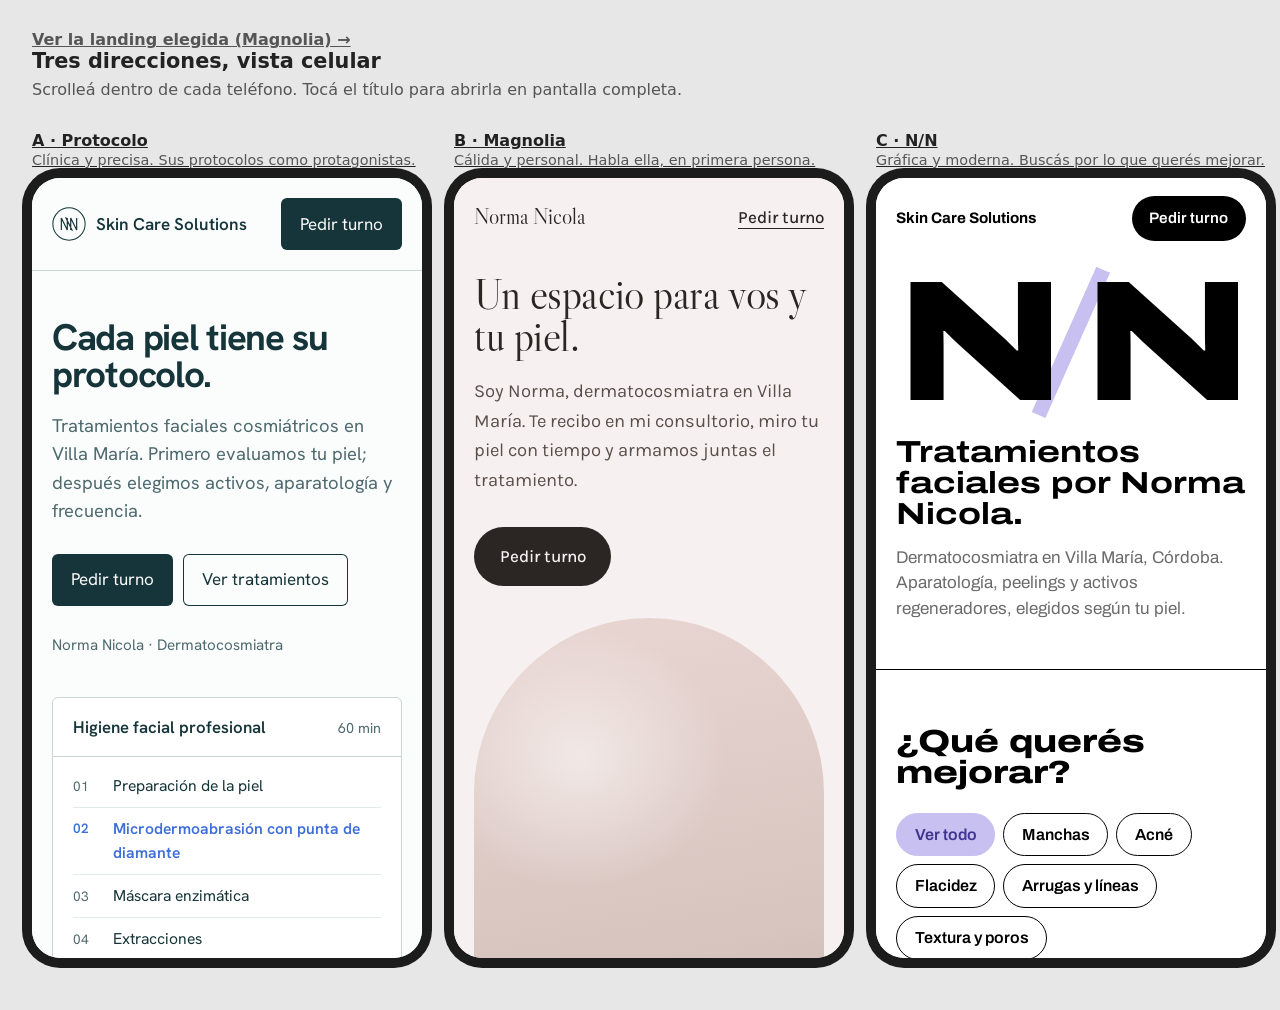
<file: index.html>
<!doctype html>
<html lang="es">
<head>
<meta charset="utf-8">
<meta name="robots" content="noindex, nofollow">
<meta name="viewport" content="width=device-width, initial-scale=1">
<title>Direcciones visuales — Skin Care Solutions</title>
<style>
  body { margin: 0; font-family: system-ui, sans-serif; background: #E7E7E7; color: #222; }
  header { padding: 1.5rem 2rem .5rem; }
  h1 { font-size: 1.3rem; margin: 0; }
  header p { margin: .4rem 0 0; color: #555; }
  .row { display: flex; gap: 2rem; padding: 1.5rem 2rem 3rem; overflow-x: auto; }
  figure { margin: 0; flex: none; }
  figcaption { margin-bottom: .6rem; }
  figcaption b { display: block; }
  figcaption span { color: #555; font-size: .9rem; }
  iframe { width: 390px; height: 780px; border: 0; border-radius: 28px; background: #fff; box-shadow: 0 0 0 10px #1c1c1c; }
  a { color: inherit; }
  .hint-mobile { display: none; }
  @media (max-width: 700px) {
    header { padding: 1.5rem 1.25rem .5rem; }
    .hint-desk, iframe { display: none; }
    .hint-mobile { display: block; }
    .row { flex-direction: column; gap: .75rem; padding: 1rem 1.25rem 3rem; }
    figcaption { margin: 0; }
    figcaption a { display: block; padding: 1.1rem 1.2rem; background: #fff; border-radius: 14px; text-decoration: none; }
    figcaption b { font-size: 1.15rem; }
  }
</style>
</head>
<body>
<header>
  <p><a href="landing/"><strong>Ver la landing elegida (Magnolia) →</strong></a></p>
  <h1>Tres direcciones, vista celular</h1>
  <p class="hint-desk">Scrolleá dentro de cada teléfono. Tocá el título para abrirla en pantalla completa.</p>
  <p class="hint-mobile">Tocá cada una para verla. Después volvé para ver la siguiente.</p>
</header>
<div class="row">
  <figure>
    <figcaption><a href="a-protocolo.html"><b>A · Protocolo</b><span>Clínica y precisa. Sus protocolos como protagonistas.</span></a></figcaption>
    <iframe src="a-protocolo.html" title="Dirección A"></iframe>
  </figure>
  <figure>
    <figcaption><a href="b-magnolia.html"><b>B · Magnolia</b><span>Cálida y personal. Habla ella, en primera persona.</span></a></figcaption>
    <iframe src="b-magnolia.html" title="Dirección B"></iframe>
  </figure>
  <figure>
    <figcaption><a href="c-nn.html"><b>C · N/N</b><span>Gráfica y moderna. Buscás por lo que querés mejorar.</span></a></figcaption>
    <iframe src="c-nn.html" title="Dirección C"></iframe>
  </figure>
</div>
</body>
</html>
</file>
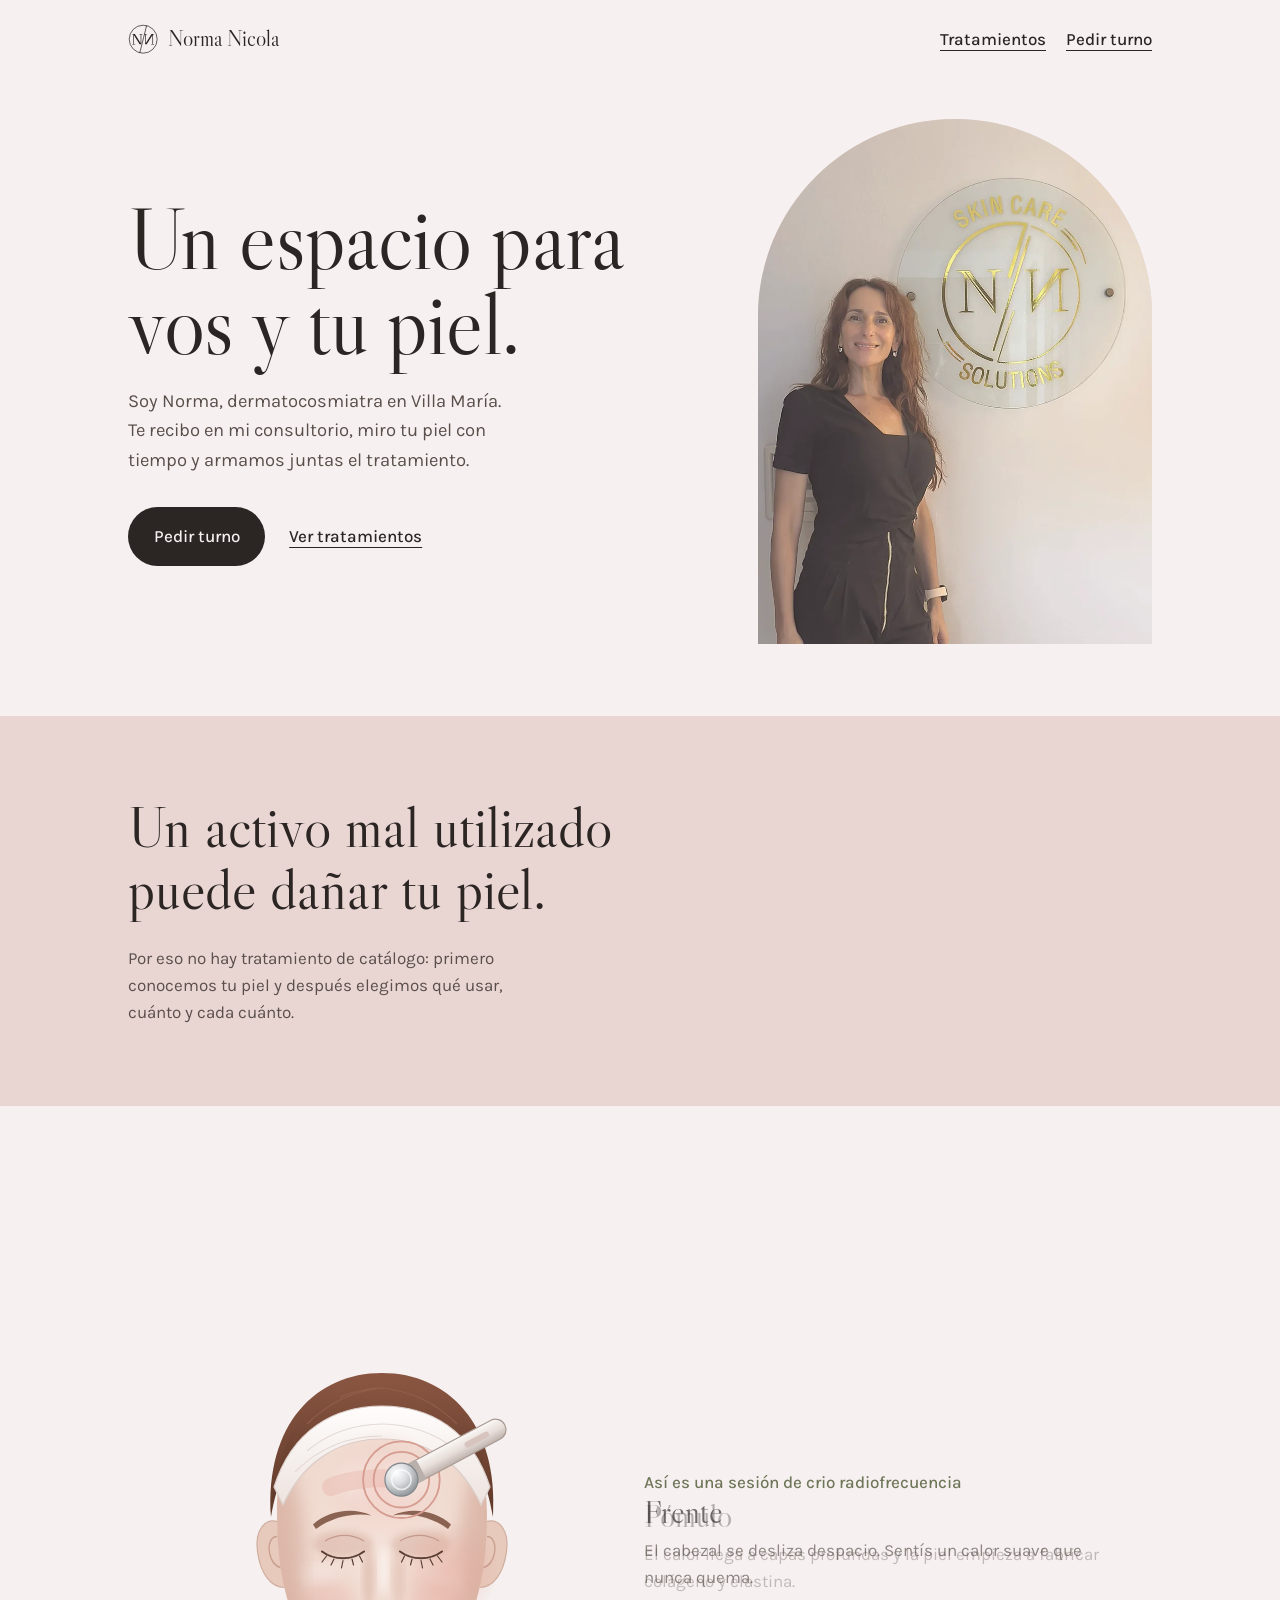
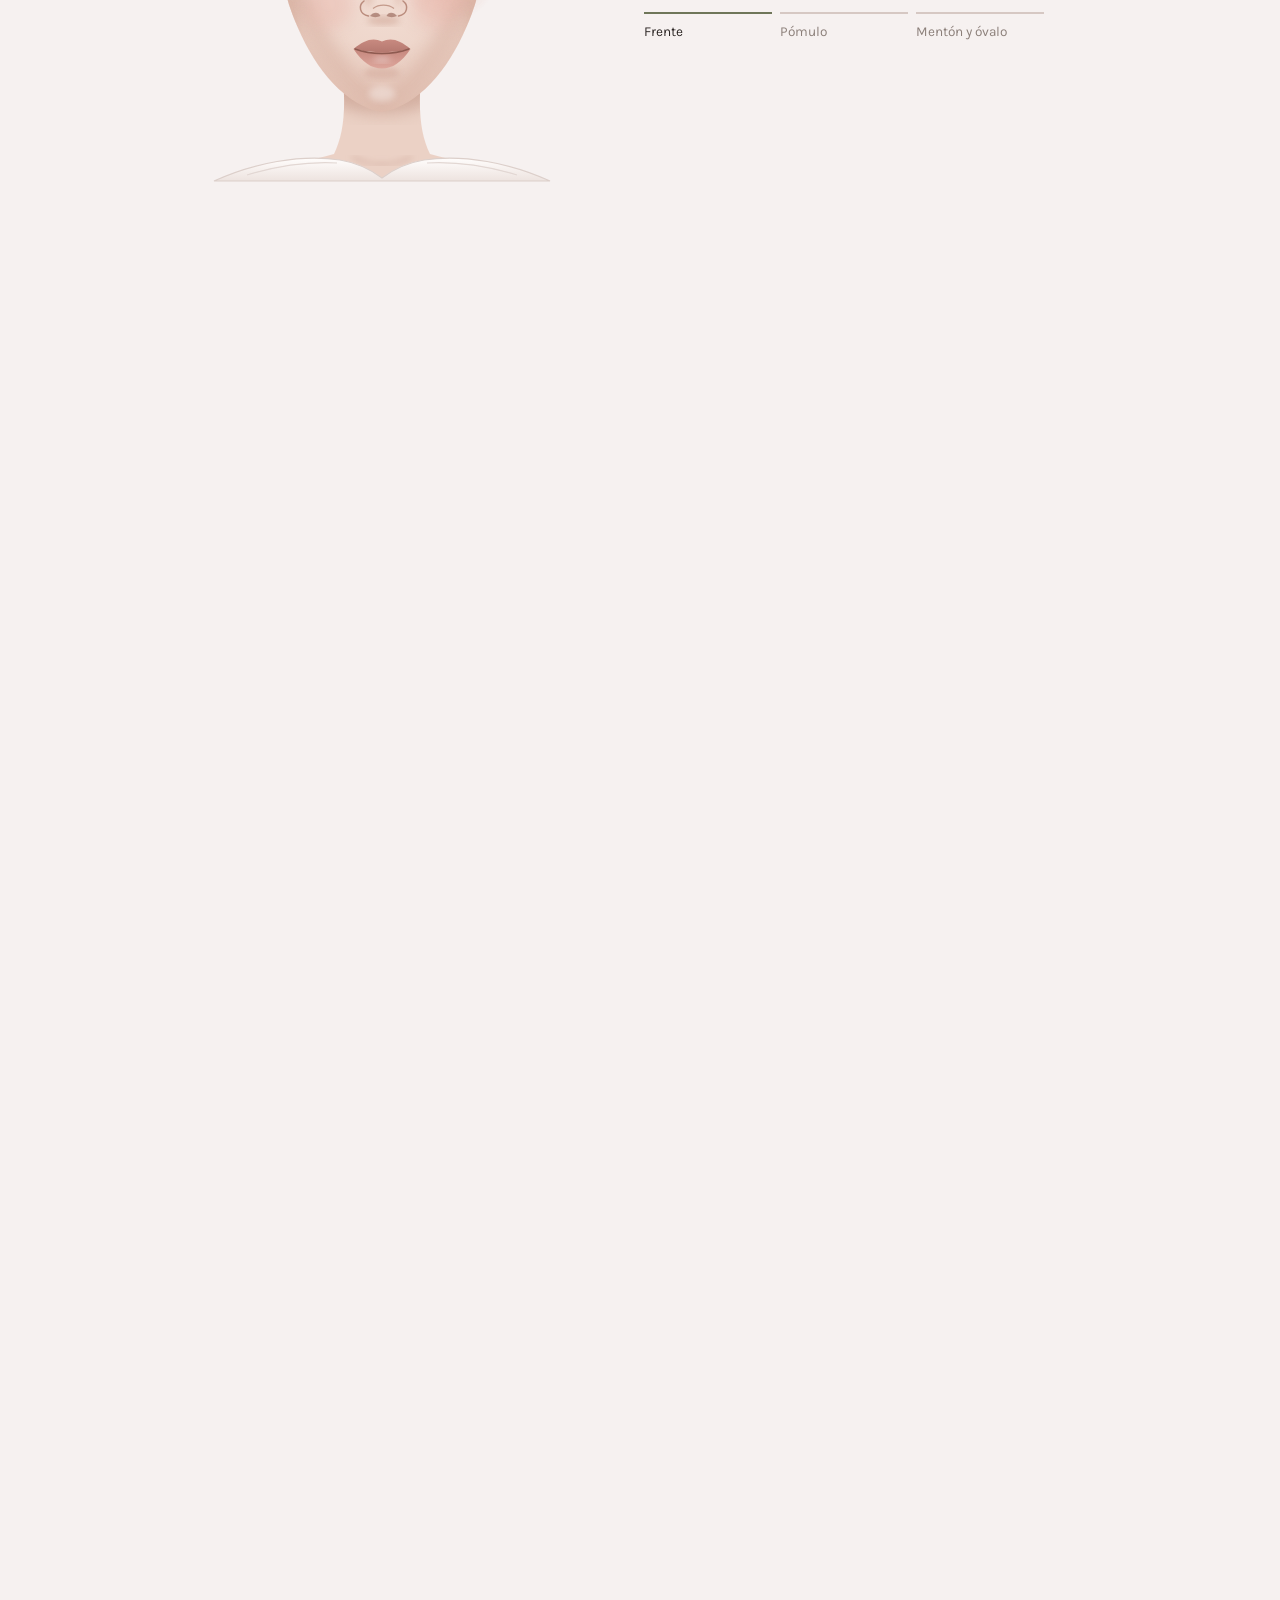
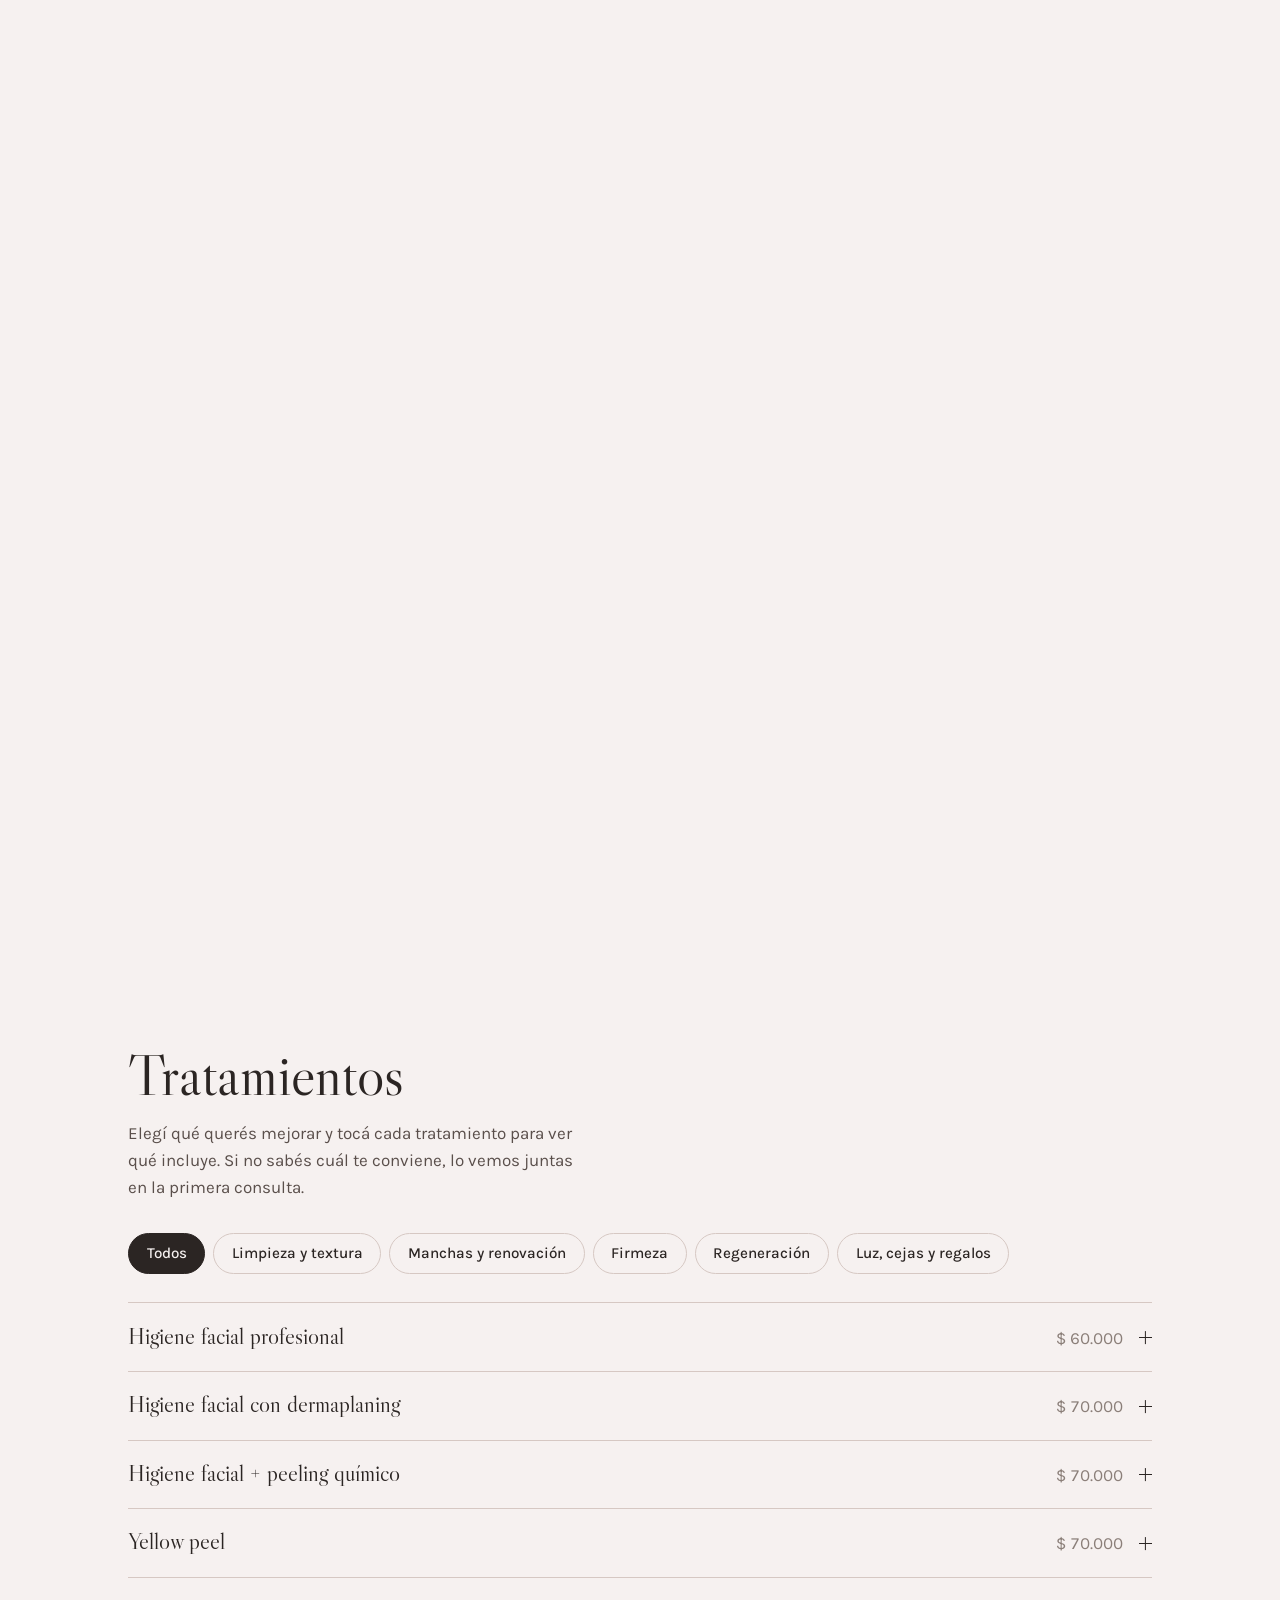
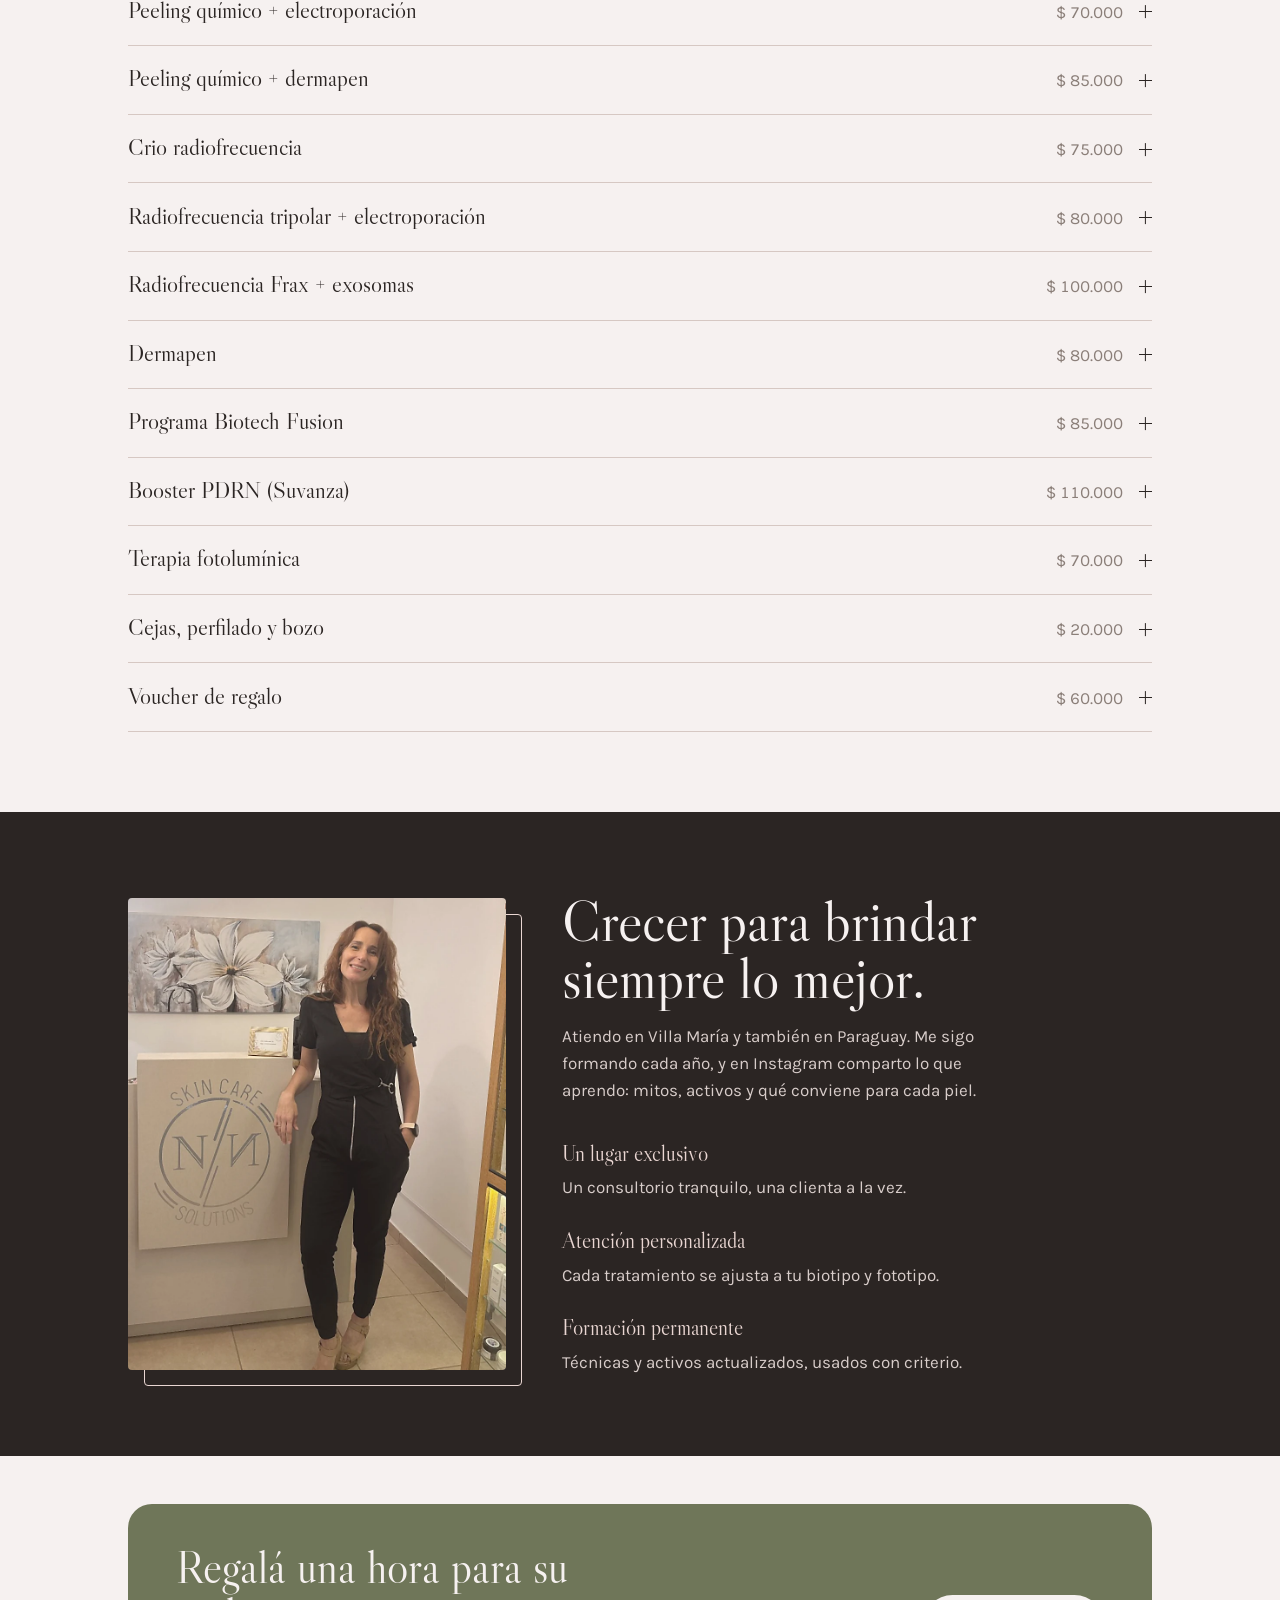
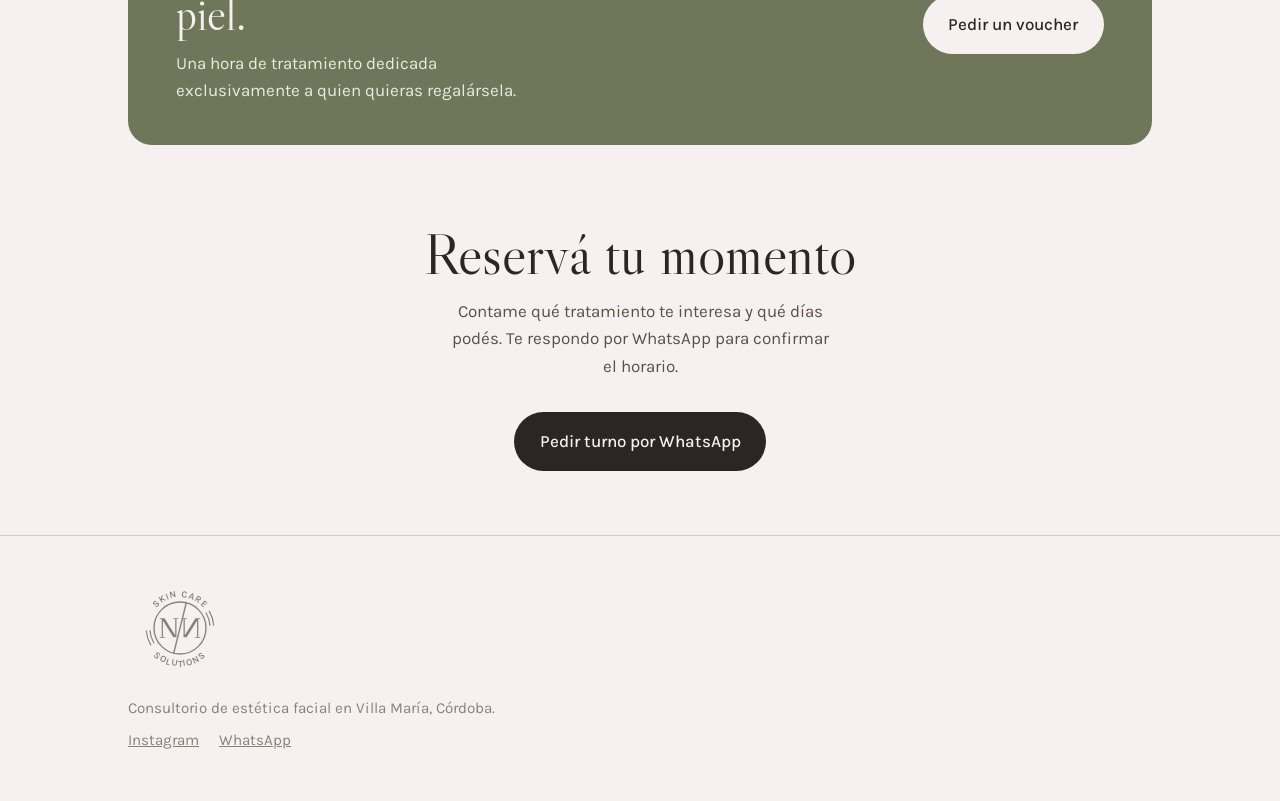
<file: landing/index.html>
<!doctype html>
<html lang="es">
  <head>
    <meta charset="UTF-8" />
    <meta name="viewport" content="width=device-width, initial-scale=1.0" />
    <meta name="robots" content="noindex, nofollow" />
    <meta name="description" content="Tratamientos faciales cosmiátricos con Norma Nicola, dermatocosmiatra en Villa María, Córdoba." />
    <meta name="theme-color" content="#F6F1F0" />
    <link rel="icon" type="image/svg+xml" href="./favicon.svg" />
    <link rel="preconnect" href="https://fonts.googleapis.com" />
    <link rel="preconnect" href="https://fonts.gstatic.com" crossorigin />
    <link href="https://fonts.googleapis.com/css2?family=Libre+Caslon+Display&family=Karla:ital,wght@0,300..700;1,300..500&display=swap" rel="stylesheet" />
    <title>Norma Nicola · Skin Care Solutions</title>
    <script type="module" crossorigin src="./assets/landing-CjCnAEWz.js"></script>
    <link rel="modulepreload" crossorigin href="./assets/Logo-B5nlXvly.js">
    <link rel="stylesheet" crossorigin href="./assets/landing-BND9xAZt.css">
  </head>
  <body>
    <div id="root"></div>
  </body>
</html>
</file>
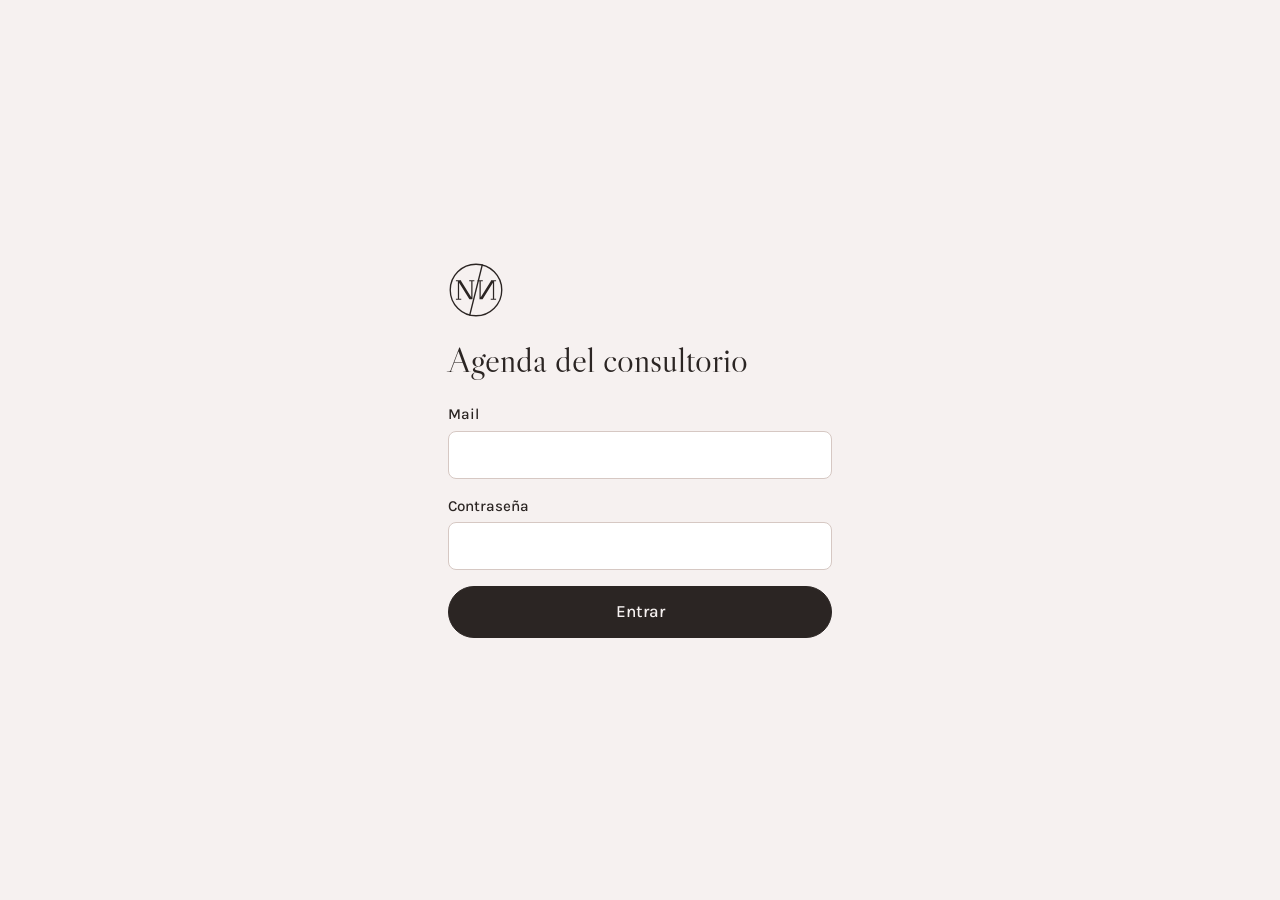
<file: landing/panel/index.html>
<!doctype html>
<html lang="es">
  <head>
    <meta charset="UTF-8" />
    <meta name="viewport" content="width=device-width, initial-scale=1.0, viewport-fit=cover" />
    <meta name="robots" content="noindex, nofollow" />
    <meta name="theme-color" content="#F6F1F0" />
    <link rel="icon" type="image/svg+xml" href="../favicon.svg" />
    <link rel="preconnect" href="https://fonts.googleapis.com" />
    <link rel="preconnect" href="https://fonts.gstatic.com" crossorigin />
    <link href="https://fonts.googleapis.com/css2?family=Libre+Caslon+Display&family=Karla:ital,wght@0,300..700;1,300..500&display=swap" rel="stylesheet" />
    <title>Agenda · Skin Care Solutions</title>
    <script type="module" crossorigin src="../assets/panel-Dp_AL7As.js"></script>
    <link rel="modulepreload" crossorigin href="../assets/Logo-B5nlXvly.js">
    <link rel="stylesheet" crossorigin href="../assets/panel-B0sw249Y.css">
  </head>
  <body>
    <div id="root"></div>
  </body>
</html>
</file>
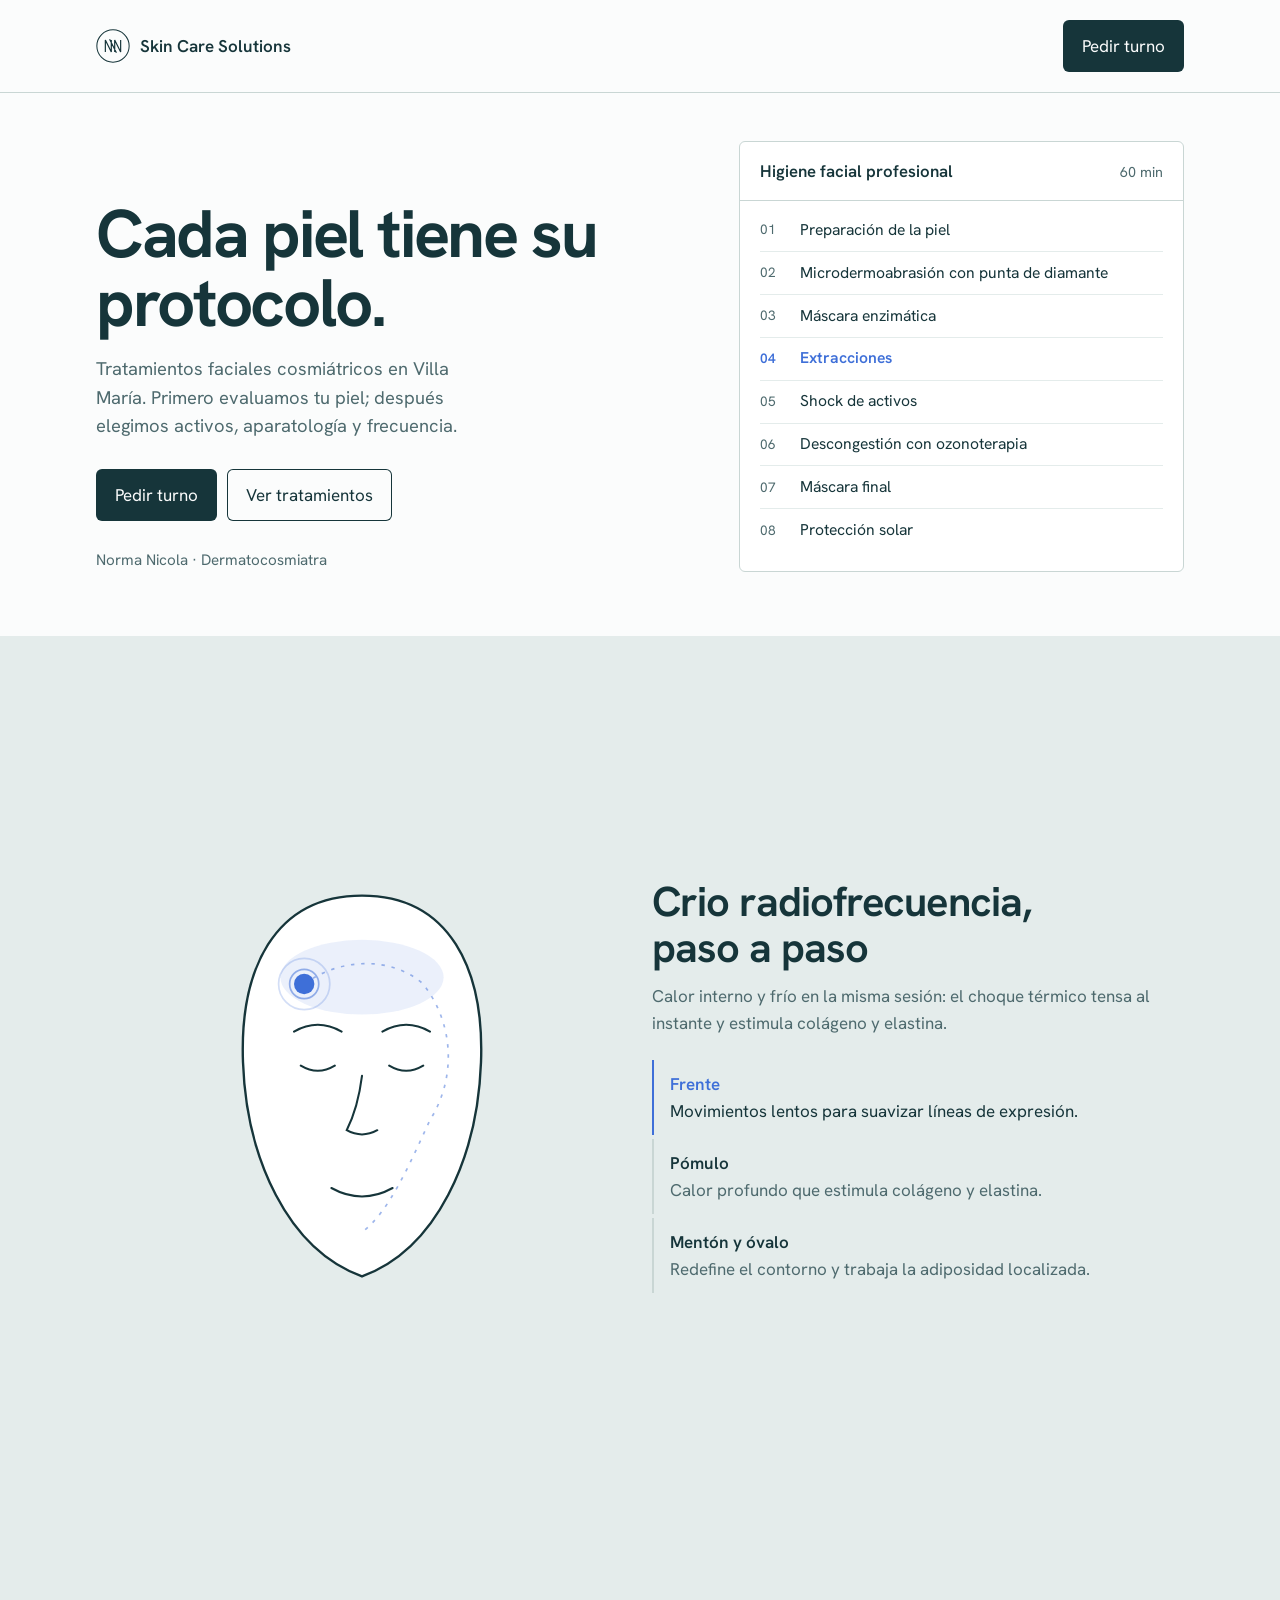
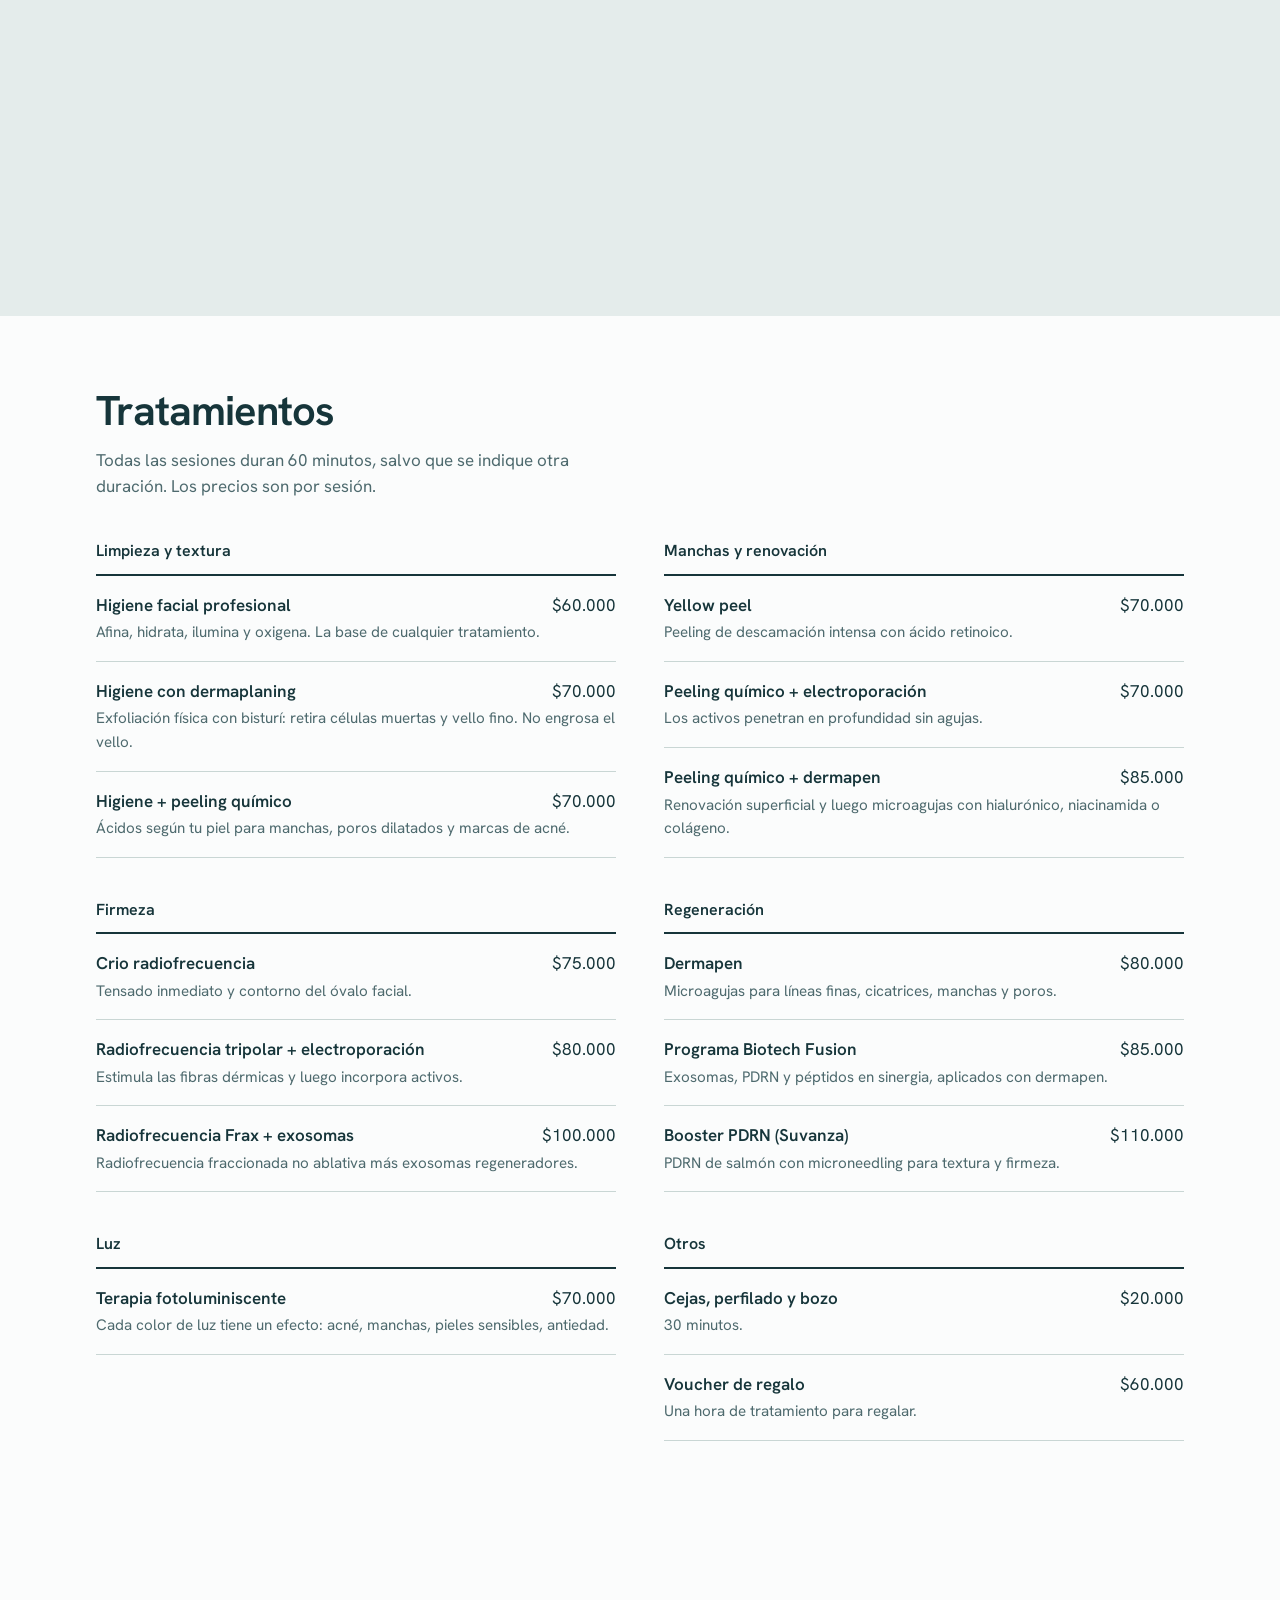
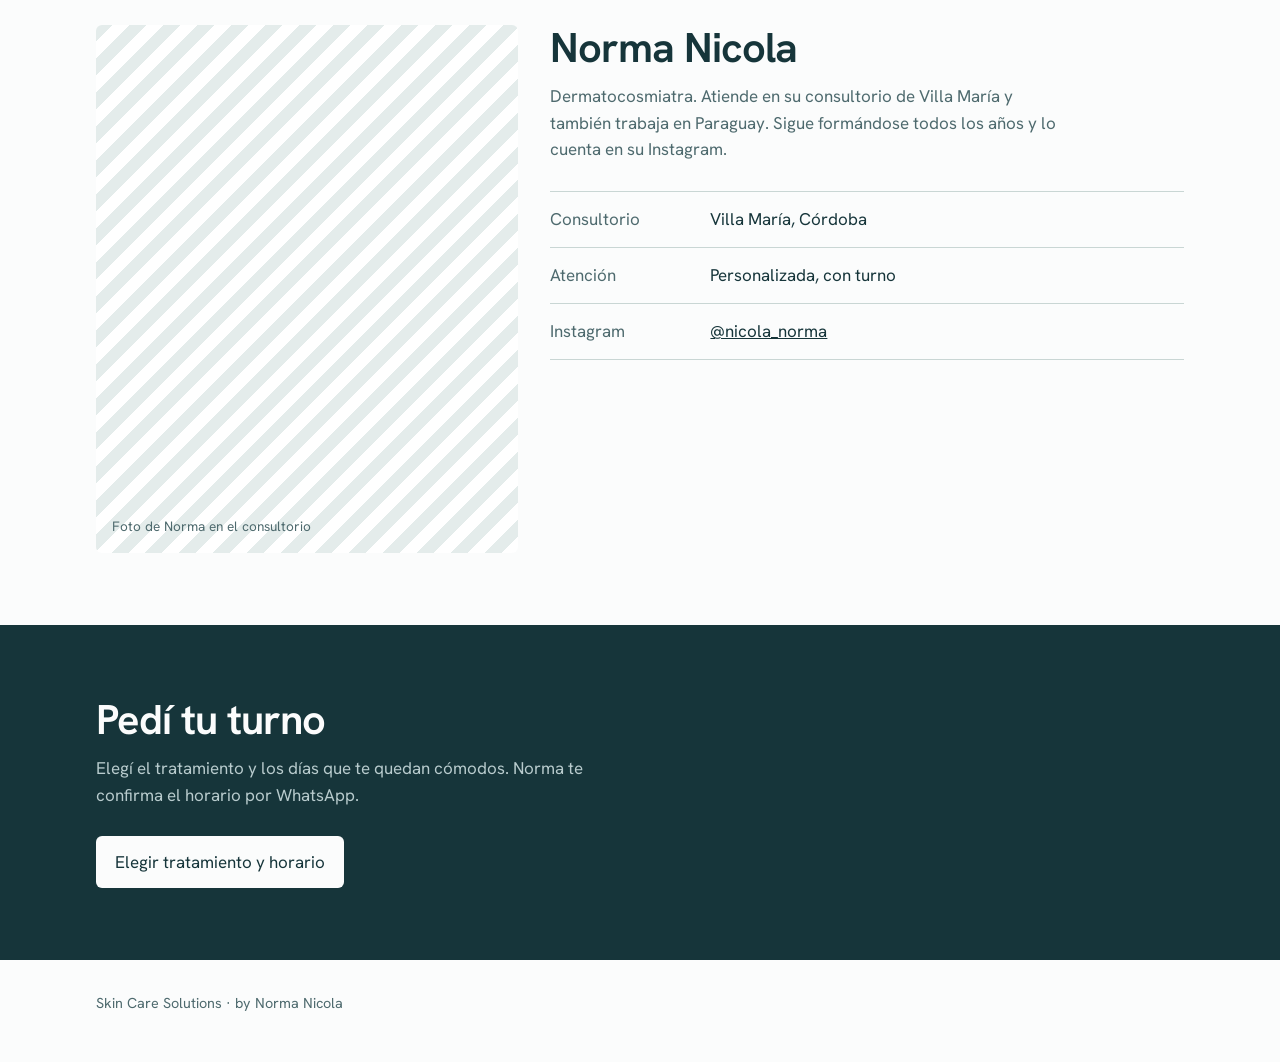
<file: a-protocolo.html>
<!doctype html>
<html lang="es">
<head>
<meta charset="utf-8">
<meta name="robots" content="noindex, nofollow">
<meta name="viewport" content="width=device-width, initial-scale=1">
<title>Dirección A · Protocolo — Skin Care Solutions</title>
<link rel="preconnect" href="https://fonts.googleapis.com">
<link rel="preconnect" href="https://fonts.gstatic.com" crossorigin>
<link href="https://fonts.googleapis.com/css2?family=Hanken+Grotesk:ital,wght@0,300..800;1,300..600&display=swap" rel="stylesheet">
<style>
  :root {
    --white: #FBFCFC;
    --mist: #E4ECEB;
    --line: #C9D6D4;
    --ink: #16353A;
    --ink-soft: #4E6A6E;
    --light: #3E6FD8; /* "luz azul": sólo para el estado activo */
    --r: 6px;
  }
  * { box-sizing: border-box; margin: 0; }
  html { -webkit-text-size-adjust: 100%; }
  body {
    font-family: "Hanken Grotesk", system-ui, sans-serif;
    font-size: 1.0625rem; line-height: 1.55;
    color: var(--ink); background: var(--white);
    font-feature-settings: "tnum" 1;
  }
  a { color: inherit; }
  :focus-visible { outline: 2px solid var(--light); outline-offset: 3px; }
  .wrap { width: min(100% - 2.5rem, 68rem); margin-inline: auto; }

  /* Header */
  header { padding: 1.25rem 0; border-bottom: 1px solid var(--line); }
  header .wrap { display: flex; align-items: center; justify-content: space-between; gap: 1rem; }
  .mark { display: flex; align-items: center; gap: .6rem; font-weight: 600; text-decoration: none; }
  .mark svg { width: 34px; height: 34px; }
  .btn {
    display: inline-flex; align-items: center; justify-content: center;
    padding: .8rem 1.2rem; border-radius: var(--r);
    background: var(--ink); color: var(--white);
    font: 600 .95rem/1 inherit; text-decoration: none;
  }
  .btn.ghost { background: transparent; color: var(--ink); box-shadow: inset 0 0 0 1px var(--ink); }

  /* Hero: el protocolo es la imagen */
  .hero { padding: 3rem 0 4rem; }
  .hero .wrap { display: grid; gap: 2.5rem; }
  h1 { font-size: clamp(2.3rem, 8vw, 4.2rem); line-height: 1.02; font-weight: 700; letter-spacing: -.035em; max-width: 14ch; }
  .lede { margin-top: 1.1rem; max-width: 38ch; color: var(--ink-soft); font-size: 1.15rem; }
  .hero .actions { margin-top: 1.75rem; display: flex; flex-wrap: wrap; gap: .6rem; }
  .who { margin-top: 1.75rem; font-size: .95rem; color: var(--ink-soft); }

  .protocol { border: 1px solid var(--line); border-radius: var(--r); background: #fff; }
  .protocol header { padding: 1rem 1.25rem; display: flex; justify-content: space-between; align-items: baseline; }
  .protocol h2 { font-size: 1.05rem; font-weight: 600; }
  .protocol .dur { font-size: .9rem; color: var(--ink-soft); }
  .protocol ol { list-style: none; padding: .5rem 1.25rem 1.25rem; counter-reset: s; }
  .protocol li {
    counter-increment: s; display: grid; grid-template-columns: 2rem 1fr; gap: .5rem;
    padding: .55rem 0; border-top: 1px solid var(--mist); font-size: .98rem;
  }
  .protocol li:first-child { border-top: 0; }
  .protocol li::before { content: counter(s, decimal-leading-zero); color: var(--ink-soft); font-size: .85rem; padding-top: .1rem; }
  .protocol li.on { color: var(--light); font-weight: 600; }
  .protocol li.on::before { color: var(--light); }

  /* Secciones */
  section { padding: 4.5rem 0; }
  h2.sec { font-size: clamp(1.7rem, 5vw, 2.6rem); line-height: 1.1; letter-spacing: -.025em; font-weight: 650; max-width: 20ch; }
  .sec-intro { margin-top: .8rem; max-width: 52ch; color: var(--ink-soft); }

  /* Tabla de tratamientos */
  .catalog { margin-top: 2.5rem; }
  .group + .group { margin-top: 2.5rem; }
  .group h3 { font-size: 1rem; font-weight: 600; padding-bottom: .6rem; border-bottom: 2px solid var(--ink); }
  .row {
    display: grid; grid-template-columns: 1fr auto; gap: .2rem 1rem;
    padding: 1rem 0; border-bottom: 1px solid var(--line);
  }
  .row b { font-weight: 600; }
  .row .price { text-align: right; white-space: nowrap; }
  .row p { grid-column: 1 / -1; color: var(--ink-soft); font-size: .95rem; max-width: 60ch; }

  /* Demo de scroll */
  .scrolly { background: var(--mist); padding: 0; }
  .scrolly .track { height: 320vh; }
  .scrolly .stick { position: sticky; top: 0; height: 100vh; display: grid; align-content: center; }
  .scrolly .grid { display: grid; gap: 1.5rem; align-items: center; }
  .face { width: min(44vw, 190px); margin-inline: auto; }
  .face .outline { fill: #fff; stroke: var(--ink); stroke-width: 1.4; }
  .face .feat { fill: none; stroke: var(--ink); stroke-width: 1.2; stroke-linecap: round; }
  .face .path { fill: none; stroke: var(--light); stroke-width: 1; stroke-dasharray: 2 4; opacity: .5; }
  .face .done { fill: none; stroke: var(--light); stroke-width: 2.4; stroke-linecap: round; }
  .face .zone { fill: var(--light); opacity: 0; transition: opacity .4s; }
  .face .zone.on { opacity: .1; }
  .face .wave { fill: none; stroke: var(--light); stroke-width: 1; }
  .stages { list-style: none; padding: 0; display: grid; gap: .25rem; }
  .stages li { padding: .7rem 0 .7rem 1rem; border-left: 2px solid var(--line); color: var(--ink-soft); transition: color .3s, border-color .3s; }
  .stages li b { display: block; color: var(--ink); font-weight: 600; }
  .stages li.on { border-color: var(--light); color: var(--ink); }
  .stages li.on b { color: var(--light); }
  .progress { font-size: .9rem; color: var(--ink-soft); }

  /* Norma */
  .about .wrap { display: grid; gap: 2rem; }
  .facts { list-style: none; padding: 0; display: grid; gap: 0; border-top: 1px solid var(--line); }
  .facts li { display: grid; grid-template-columns: 9rem 1fr; gap: 1rem; padding: .9rem 0; border-bottom: 1px solid var(--line); }
  .facts span { color: var(--ink-soft); }
  .photo { aspect-ratio: 4/5; border-radius: var(--r); background: repeating-linear-gradient(135deg, var(--mist) 0 12px, #fff 12px 24px); display: grid; place-items: end start; padding: 1rem; color: var(--ink-soft); font-size: .85rem; }

  /* Turnos */
  .book { background: var(--ink); color: var(--white); }
  .book h2.sec { color: var(--white); }
  .book .sec-intro { color: #B8CBCD; }
  .book .btn { background: var(--white); color: var(--ink); margin-top: 1.75rem; }
  footer { padding: 2rem 0 3rem; font-size: .9rem; color: var(--ink-soft); }

  @media (min-width: 860px) {
    .hero .wrap { grid-template-columns: 1.15fr .85fr; align-items: end; }
    .scrolly .grid { grid-template-columns: 1fr 1fr; }
    .face { width: 340px; }
    .about .wrap { grid-template-columns: .8fr 1.2fr; align-items: start; }
    .catalog { display: grid; grid-template-columns: 1fr 1fr; gap: 0 3rem; }
    .group + .group { margin-top: 0; }
    .group { margin-bottom: 2.5rem; }
  }
  @media (prefers-reduced-motion: reduce) { * { transition: none !important; } }
</style>
</head>
<body>

<header>
  <div class="wrap">
    <a class="mark" href="#">
      <svg viewBox="0 0 40 40" aria-hidden="true"><circle cx="20" cy="20" r="19" fill="none" stroke="currentColor" stroke-width="1.2"/><path d="M11 27V13l7 14V13M22 27V13l7 14V13M24 28l-8-16" fill="none" stroke="currentColor" stroke-width="1.4"/></svg>
      Skin Care Solutions
    </a>
    <a class="btn" href="#turnos">Pedir turno</a>
  </div>
</header>

<main>
  <section class="hero">
    <div class="wrap">
      <div>
        <h1>Cada piel tiene su protocolo.</h1>
        <p class="lede">Tratamientos faciales cosmiátricos en Villa María. Primero evaluamos tu piel; después elegimos activos, aparatología y frecuencia.</p>
        <div class="actions">
          <a class="btn" href="#turnos">Pedir turno</a>
          <a class="btn ghost" href="#tratamientos">Ver tratamientos</a>
        </div>
        <p class="who">Norma Nicola · Dermatocosmiatra</p>
      </div>

      <article class="protocol" aria-label="Ejemplo de protocolo">
        <header><h2>Higiene facial profesional</h2><span class="dur">60 min</span></header>
        <ol id="proto">
          <li>Preparación de la piel</li>
          <li>Microdermoabrasión con punta de diamante</li>
          <li>Máscara enzimática</li>
          <li>Extracciones</li>
          <li>Shock de activos</li>
          <li>Descongestión con ozonoterapia</li>
          <li>Máscara final</li>
          <li>Protección solar</li>
        </ol>
      </article>
    </div>
  </section>

  <section class="scrolly" aria-label="Cómo funciona la crio radiofrecuencia">
    <div class="track">
      <div class="stick">
        <div class="wrap grid">
          <svg class="face" viewBox="0 0 200 260" role="img" aria-label="Recorrido del cabezal sobre el rostro">
            <path class="outline" d="M100 18C152 18 172 62 170 116C168 172 144 226 100 242C56 226 32 172 30 116C28 62 48 18 100 18Z"/>
            <ellipse class="zone" data-z="0" cx="100" cy="66" rx="48" ry="22"/>
            <ellipse class="zone" data-z="1" cx="138" cy="146" rx="22" ry="26"/>
            <ellipse class="zone" data-z="2" cx="100" cy="214" rx="26" ry="16"/>
            <path class="feat" d="M60 98q14-8 28 0M112 98q14-8 28 0M64 118q10 6 20 0M116 118q10 6 20 0M100 124c-2 16-6 26-9 32q9 5 18 0M82 190q18 10 36 0"/>
            <path id="aPath" class="path" d="M66 70C88 54 118 54 136 70C156 96 154 128 140 150C128 176 116 204 100 216"/>
            <path id="aDone" class="done" d="M66 70C88 54 118 54 136 70C156 96 154 128 140 150C128 176 116 204 100 216"/>
            <g id="aHead">
              <circle class="wave" r="8"><animate attributeName="r" values="7;20" dur="1.8s" repeatCount="indefinite"/><animate attributeName="opacity" values=".6;0" dur="1.8s" repeatCount="indefinite"/></circle>
              <circle class="wave" r="8"><animate attributeName="r" values="7;20" dur="1.8s" begin=".9s" repeatCount="indefinite"/><animate attributeName="opacity" values=".6;0" dur="1.8s" begin=".9s" repeatCount="indefinite"/></circle>
              <circle r="6" fill="var(--light)"/>
            </g>
          </svg>
          <div>
            <h2 class="sec">Crio radiofrecuencia, paso a paso</h2>
            <p class="sec-intro">Calor interno y frío en la misma sesión: el choque térmico tensa al instante y estimula colágeno y elastina.</p>
            <ol class="stages" id="aStages" style="margin-top:1.5rem">
              <li><b>Frente</b>Movimientos lentos para suavizar líneas de expresión.</li>
              <li><b>Pómulo</b>Calor profundo que estimula colágeno y elastina.</li>
              <li><b>Mentón y óvalo</b>Redefine el contorno y trabaja la adiposidad localizada.</li>
            </ol>
          </div>
        </div>
      </div>
    </div>
  </section>

  <section id="tratamientos">
    <div class="wrap">
      <h2 class="sec">Tratamientos</h2>
      <p class="sec-intro">Todas las sesiones duran 60 minutos, salvo que se indique otra duración. Los precios son por sesión.</p>
      <div class="catalog">
        <div class="group">
          <h3>Limpieza y textura</h3>
          <div class="row"><b>Higiene facial profesional</b><span class="price">$60.000</span><p>Afina, hidrata, ilumina y oxigena. La base de cualquier tratamiento.</p></div>
          <div class="row"><b>Higiene con dermaplaning</b><span class="price">$70.000</span><p>Exfoliación física con bisturí: retira células muertas y vello fino. No engrosa el vello.</p></div>
          <div class="row"><b>Higiene + peeling químico</b><span class="price">$70.000</span><p>Ácidos según tu piel para manchas, poros dilatados y marcas de acné.</p></div>
        </div>
        <div class="group">
          <h3>Manchas y renovación</h3>
          <div class="row"><b>Yellow peel</b><span class="price">$70.000</span><p>Peeling de descamación intensa con ácido retinoico.</p></div>
          <div class="row"><b>Peeling químico + electroporación</b><span class="price">$70.000</span><p>Los activos penetran en profundidad sin agujas.</p></div>
          <div class="row"><b>Peeling químico + dermapen</b><span class="price">$85.000</span><p>Renovación superficial y luego microagujas con hialurónico, niacinamida o colágeno.</p></div>
        </div>
        <div class="group">
          <h3>Firmeza</h3>
          <div class="row"><b>Crio radiofrecuencia</b><span class="price">$75.000</span><p>Tensado inmediato y contorno del óvalo facial.</p></div>
          <div class="row"><b>Radiofrecuencia tripolar + electroporación</b><span class="price">$80.000</span><p>Estimula las fibras dérmicas y luego incorpora activos.</p></div>
          <div class="row"><b>Radiofrecuencia Frax + exosomas</b><span class="price">$100.000</span><p>Radiofrecuencia fraccionada no ablativa más exosomas regeneradores.</p></div>
        </div>
        <div class="group">
          <h3>Regeneración</h3>
          <div class="row"><b>Dermapen</b><span class="price">$80.000</span><p>Microagujas para líneas finas, cicatrices, manchas y poros.</p></div>
          <div class="row"><b>Programa Biotech Fusion</b><span class="price">$85.000</span><p>Exosomas, PDRN y péptidos en sinergia, aplicados con dermapen.</p></div>
          <div class="row"><b>Booster PDRN (Suvanza)</b><span class="price">$110.000</span><p>PDRN de salmón con microneedling para textura y firmeza.</p></div>
        </div>
        <div class="group">
          <h3>Luz</h3>
          <div class="row"><b>Terapia fotoluminiscente</b><span class="price">$70.000</span><p>Cada color de luz tiene un efecto: acné, manchas, pieles sensibles, antiedad.</p></div>
        </div>
        <div class="group">
          <h3>Otros</h3>
          <div class="row"><b>Cejas, perfilado y bozo</b><span class="price">$20.000</span><p>30 minutos.</p></div>
          <div class="row"><b>Voucher de regalo</b><span class="price">$60.000</span><p>Una hora de tratamiento para regalar.</p></div>
        </div>
      </div>
    </div>
  </section>

  <section class="about">
    <div class="wrap">
      <div class="photo">Foto de Norma en el consultorio</div>
      <div>
        <h2 class="sec">Norma Nicola</h2>
        <p class="sec-intro">Dermatocosmiatra. Atiende en su consultorio de Villa María y también trabaja en Paraguay. Sigue formándose todos los años y lo cuenta en su Instagram.</p>
        <ul class="facts" style="margin-top:1.75rem">
          <li><span>Consultorio</span>Villa María, Córdoba</li>
          <li><span>Atención</span>Personalizada, con turno</li>
          <li><span>Instagram</span><a href="https://www.instagram.com/nicola_norma/">@nicola_norma</a></li>
        </ul>
      </div>
    </div>
  </section>

  <section class="book" id="turnos">
    <div class="wrap">
      <h2 class="sec">Pedí tu turno</h2>
      <p class="sec-intro">Elegí el tratamiento y los días que te quedan cómodos. Norma te confirma el horario por WhatsApp.</p>
      <a class="btn" href="#">Elegir tratamiento y horario</a>
    </div>
  </section>
</main>

<footer><div class="wrap">Skin Care Solutions · by Norma Nicola</div></footer>

<script>
  // Hero: el protocolo avanza solo una vez, como un único momento de movimiento
  const steps = [...document.querySelectorAll('#proto li')];
  const reduce = matchMedia('(prefers-reduced-motion: reduce)').matches;
  if (!reduce) steps.forEach((li, i) => setTimeout(() => {
    steps.forEach(s => s.classList.remove('on')); li.classList.add('on');
  }, 600 + i * 450));

  // Scroll: cabezal sobre la curva
  const track = document.querySelector('.scrolly .track');
  const path = document.getElementById('aPath');
  const done = document.getElementById('aDone');
  const head = document.getElementById('aHead');
  const zones = document.querySelectorAll('.face .zone');
  const stages = document.querySelectorAll('#aStages li');
  const len = path.getTotalLength();
  done.style.strokeDasharray = len;
  function update() {
    const r = track.getBoundingClientRect();
    const p = Math.min(1, Math.max(0, -r.top / (r.height - innerHeight)));
    const pt = path.getPointAtLength(p * len);
    head.setAttribute('transform', `translate(${pt.x} ${pt.y})`);
    done.style.strokeDashoffset = len * (1 - p);
    const z = pt.y < 112 ? 0 : pt.y < 180 ? 1 : 2; // zona según dónde está el cabezal
    zones.forEach((el, i) => el.classList.toggle('on', i === z));
    stages.forEach((el, i) => el.classList.toggle('on', i === z));
  }
  addEventListener('scroll', update, { passive: true }); update();
</script>
</body>
</html>
</file>
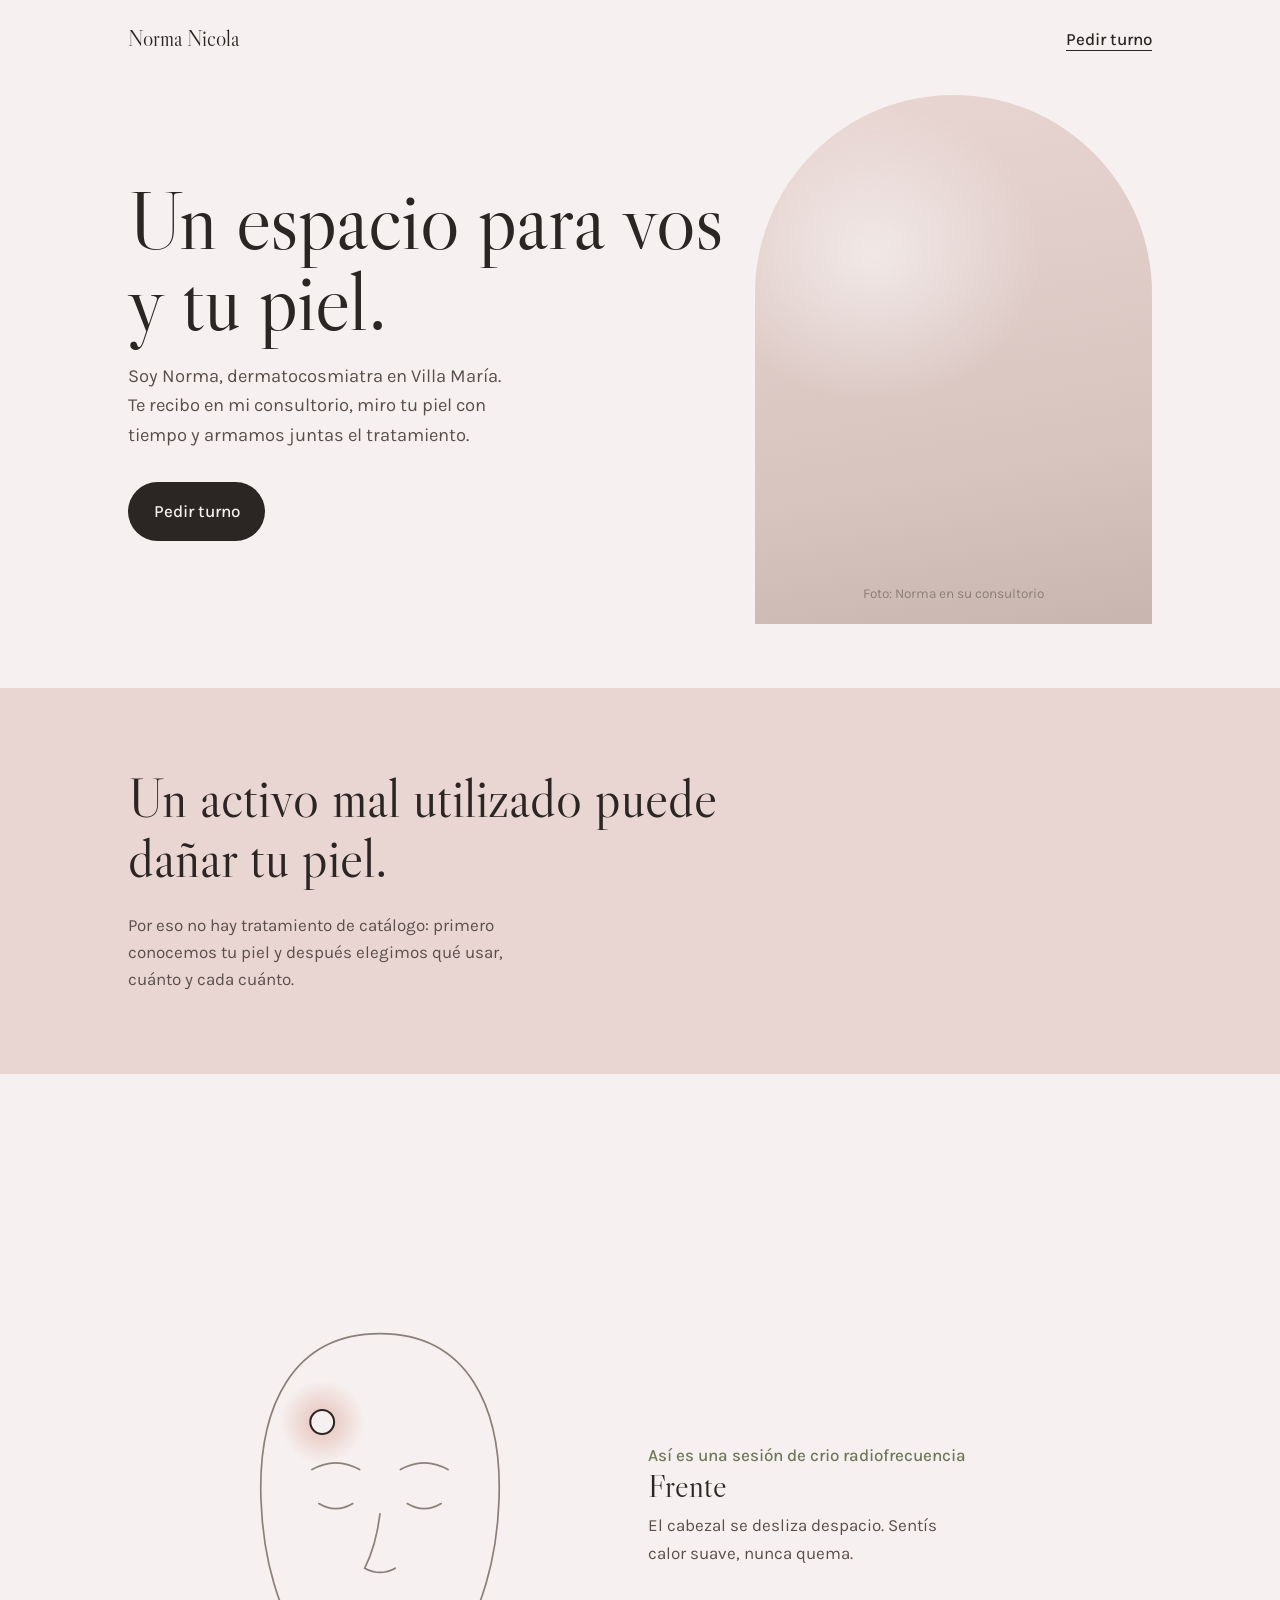
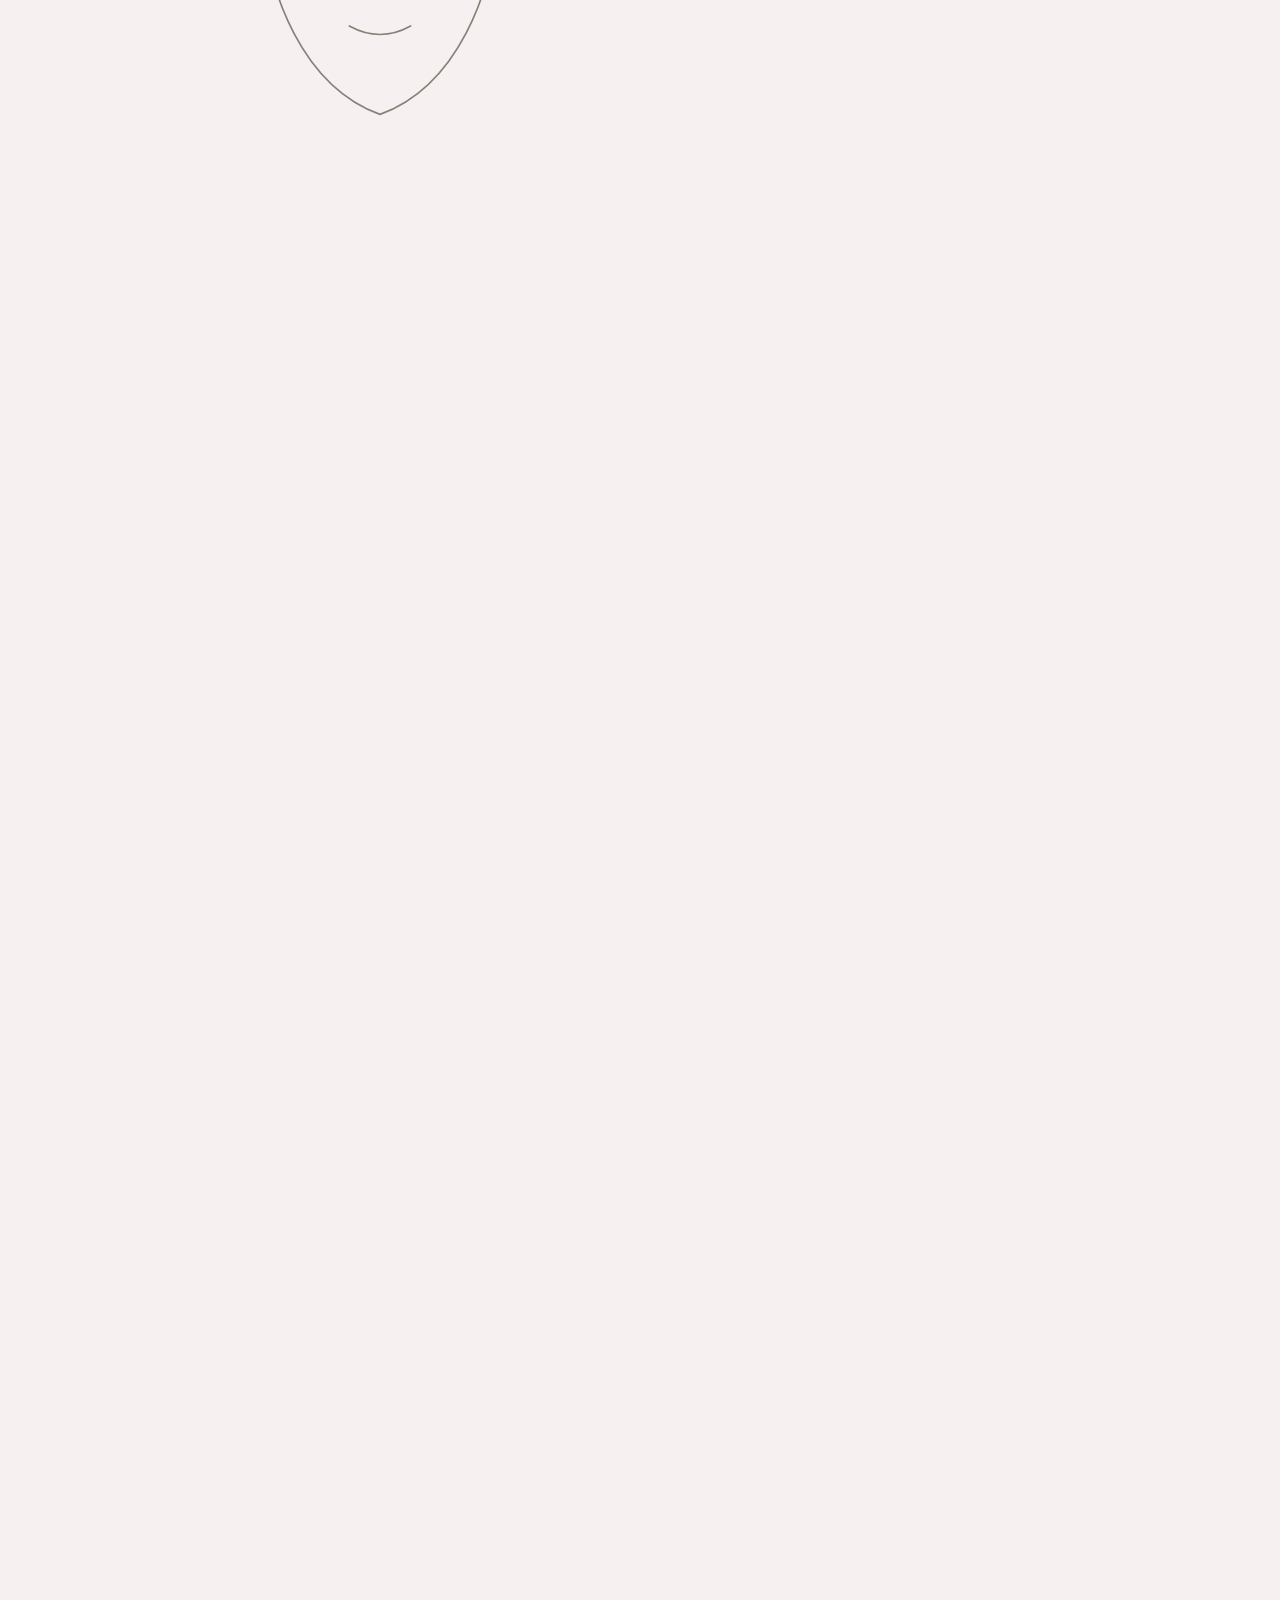
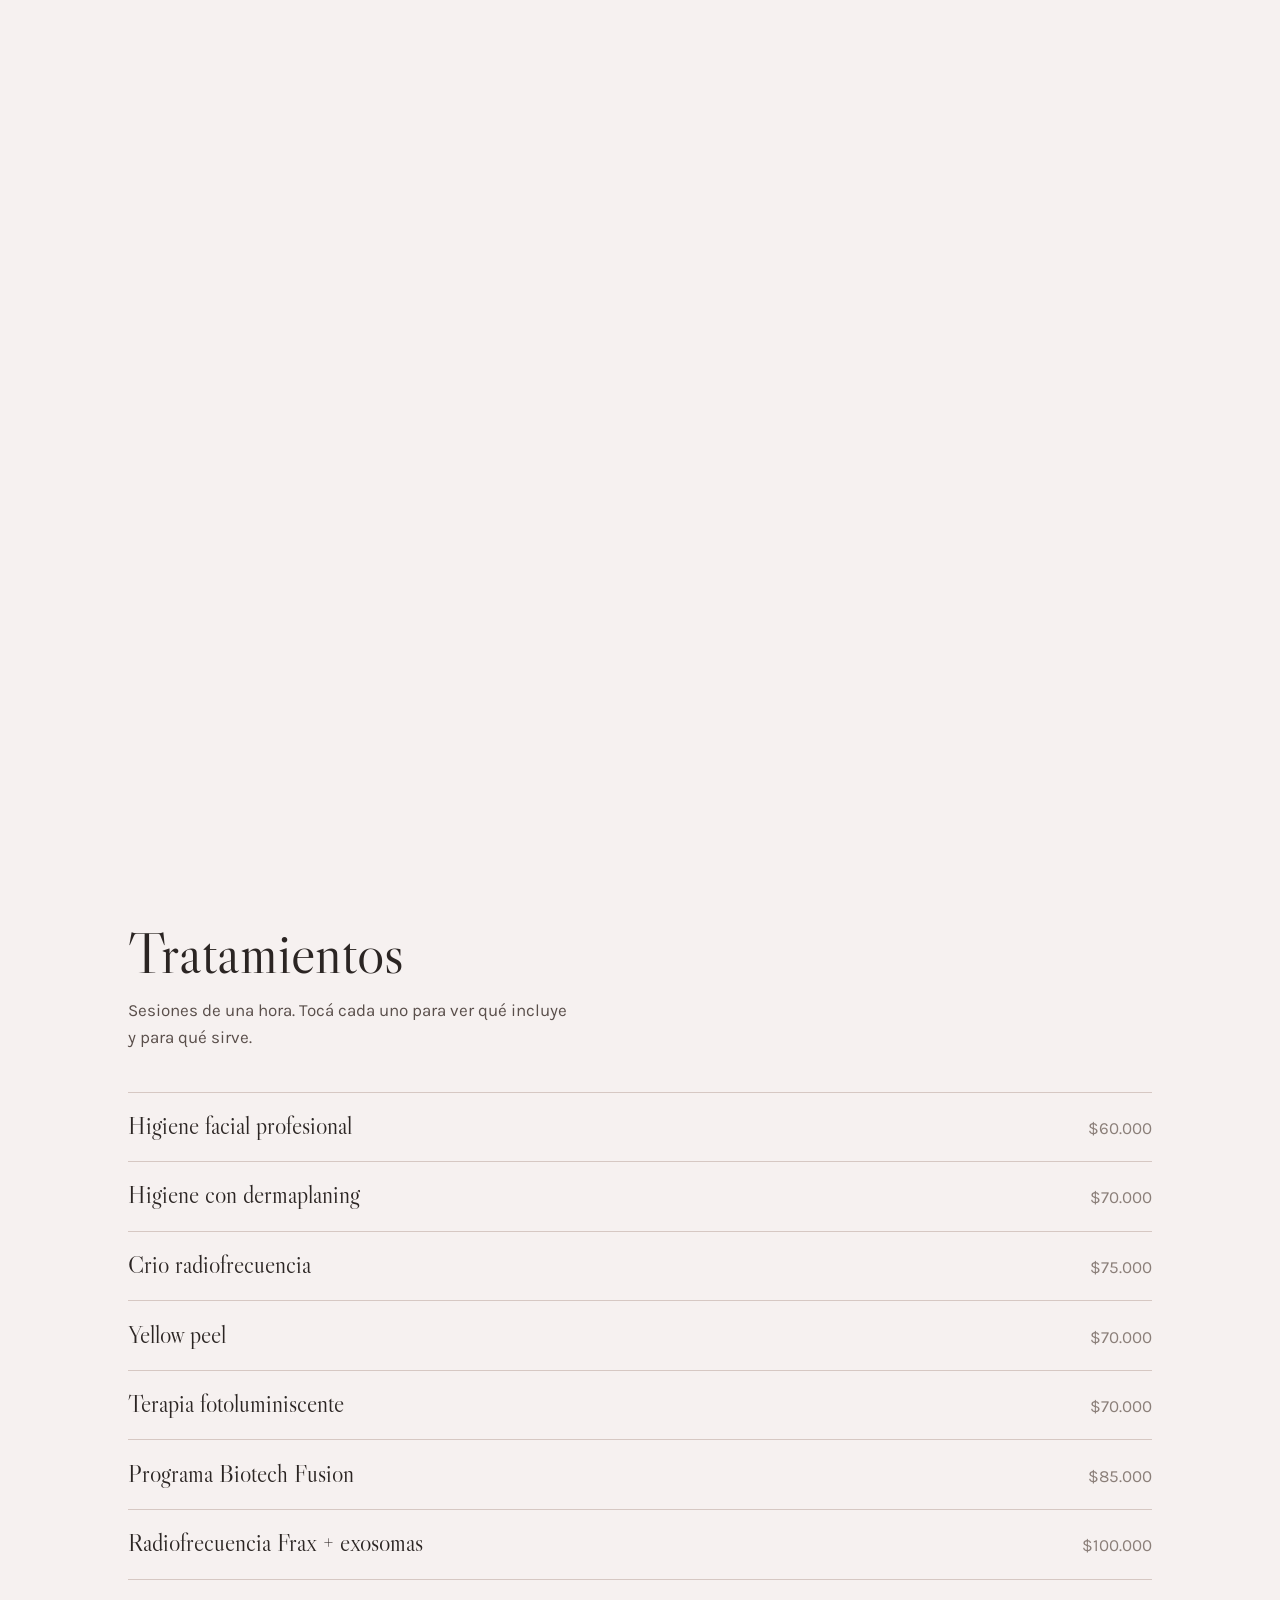
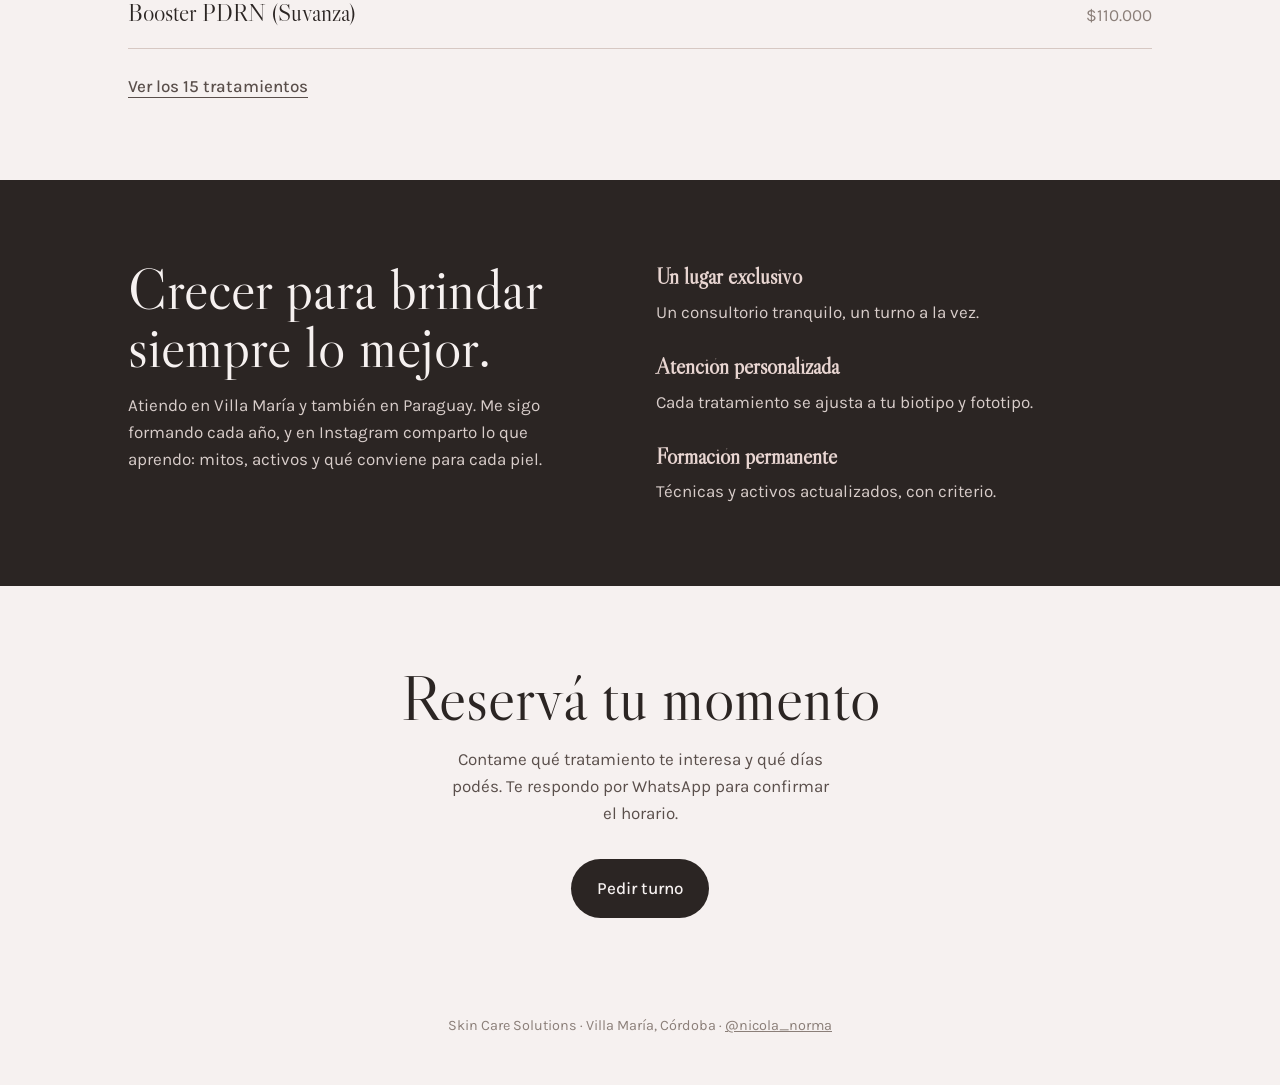
<file: b-magnolia.html>
<!doctype html>
<html lang="es">
<head>
<meta charset="utf-8">
<meta name="robots" content="noindex, nofollow">
<meta name="viewport" content="width=device-width, initial-scale=1">
<title>Dirección B · Magnolia — Skin Care Solutions</title>
<link rel="preconnect" href="https://fonts.googleapis.com">
<link rel="preconnect" href="https://fonts.gstatic.com" crossorigin>
<link href="https://fonts.googleapis.com/css2?family=Libre+Caslon+Display&family=Karla:ital,wght@0,300..700;1,300..500&display=swap" rel="stylesheet">
<style>
  :root {
    --magnolia: #F6F1F0;
    --petal: #E9D6D2;
    --stone: #8B7F79;
    --char: #2B2523;
    --olive: #6F7659;
  }
  * { box-sizing: border-box; margin: 0; }
  body {
    font-family: "Karla", system-ui, sans-serif; font-size: 1.0625rem; line-height: 1.6;
    color: var(--char); background: var(--magnolia);
  }
  a { color: inherit; }
  :focus-visible { outline: 2px solid var(--olive); outline-offset: 3px; }
  .serif { font-family: "Libre Caslon Display", Georgia, serif; font-weight: 400; }
  .wrap { width: min(100% - 2.5rem, 64rem); margin-inline: auto; }

  header { padding: 1.4rem 0; }
  header .wrap { display: flex; justify-content: space-between; align-items: center; }
  .name { font-family: "Libre Caslon Display", serif; font-size: 1.35rem; text-decoration: none; }
  .link { font-weight: 500; text-underline-offset: .3em; text-decoration-thickness: 1px; }

  /* Hero: arco + titular grande */
  .hero { padding: 1rem 0 4rem; }
  .hero .wrap { display: grid; gap: 2rem; }
  .arch {
    aspect-ratio: 3/4; border-radius: 999px 999px 0 0; overflow: hidden;
    background:
      radial-gradient(60% 40% at 30% 30%, #fff8 0, transparent 70%),
      linear-gradient(170deg, var(--petal), #D7C4BF 70%, #C9B5AF);
    display: grid; place-items: end center; padding-bottom: 1.25rem;
    color: var(--stone); font-size: .85rem; width: min(100%, 26rem); justify-self: center;
    order: 2; max-height: 60vh;
  }
  h1 { font-size: clamp(2.6rem, 11vw, 5.2rem); line-height: .98; letter-spacing: -.01em; }
  .hero p { margin-top: 1.25rem; max-width: 34ch; font-size: 1.15rem; color: #5A4F4B; }
  .cta {
    display: inline-block; margin-top: 2rem; padding: 1rem 1.6rem; border-radius: 999px;
    background: var(--char); color: var(--magnolia); text-decoration: none; font-weight: 500;
  }

  /* Cita propia */
  .quote { padding: 5rem 0; background: var(--petal); }
  .quote blockquote { font-size: clamp(1.9rem, 7vw, 3.4rem); line-height: 1.1; max-width: 18ch; }
  .quote figcaption { margin-top: 1.5rem; color: #5A4F4B; max-width: 40ch; }

  /* Scroll */
  .scrolly .track { height: 330vh; }
  .scrolly .stick { position: sticky; top: 0; height: 100vh; display: grid; align-content: center; }
  .scrolly .grid { display: grid; gap: 1rem; justify-items: center; text-align: center; }
  .kicker { color: var(--olive); font-weight: 500; }
  .face { width: min(64vw, 290px); overflow: visible; }
  .face .ln { fill: none; stroke: var(--stone); stroke-width: 1; stroke-linecap: round; }
  .face .glow { fill: url(#bGlow); }
  .caption { position: relative; min-height: 8.5rem; width: min(100%, 30rem); }
  .caption div { position: absolute; inset: 0; opacity: 0; transition: opacity .5s; }
  .caption div.on { opacity: 1; }
  .caption h3 { font-size: 2rem; line-height: 1.1; }
  .caption p { margin-top: .5rem; color: #5A4F4B; }

  /* Tratamientos como lista desplegable */
  .treat { padding: 5rem 0; }
  .treat h2 { font-size: clamp(2.2rem, 8vw, 3.6rem); line-height: 1; }
  .treat .intro { margin-top: 1rem; max-width: 44ch; color: #5A4F4B; }
  .list { margin-top: 2.5rem; border-top: 1px solid #D6C8C3; }
  details { border-bottom: 1px solid #D6C8C3; }
  summary {
    list-style: none; cursor: pointer; padding: 1.2rem 0;
    display: grid; grid-template-columns: 1fr auto; gap: 1rem; align-items: baseline;
  }
  summary::-webkit-details-marker { display: none; }
  summary .t { font-family: "Libre Caslon Display", serif; font-size: 1.5rem; line-height: 1.15; }
  summary .p { color: var(--stone); white-space: nowrap; }
  details .body { padding: 0 0 1.4rem; max-width: 56ch; color: #5A4F4B; }
  details .body .for { margin-top: .6rem; color: var(--olive); font-weight: 500; }
  details[open] summary .t { color: var(--olive); }

  /* Sobre Norma */
  .about { padding: 5rem 0; background: var(--char); color: var(--magnolia); }
  .about .wrap { display: grid; gap: 2rem; }
  .about h2 { font-size: clamp(2.2rem, 8vw, 3.6rem); line-height: 1; }
  .about p { margin-top: 1rem; max-width: 46ch; color: #D8CDCA; }
  .pillars { margin-top: 2rem; display: grid; gap: 1.5rem; }
  .pillars h3 { font-family: "Libre Caslon Display", serif; font-size: 1.35rem; color: var(--petal); }
  .pillars p { margin-top: .25rem; }

  .book { padding: 5rem 0 3rem; text-align: center; }
  .book h2 { font-size: clamp(2.4rem, 9vw, 4rem); line-height: 1; }
  .book p { margin: 1rem auto 0; max-width: 38ch; color: #5A4F4B; }
  footer { padding: 3rem 0; text-align: center; color: var(--stone); font-size: .9rem; }

  @media (min-width: 860px) {
    .hero .wrap { grid-template-columns: 1.2fr .8fr; align-items: center; }
    .hero .arch { max-height: none; }
    .scrolly .grid { grid-template-columns: 1fr 1fr; text-align: left; justify-items: start; align-items: center; }
    .face { width: 340px; justify-self: center; }
    .about .wrap { grid-template-columns: 1fr 1fr; }
    .pillars { margin-top: 0; }
  }
  @media (prefers-reduced-motion: reduce) { * { transition: none !important; } }
</style>
</head>
<body>

<header>
  <div class="wrap">
    <a class="name" href="#">Norma Nicola</a>
    <a class="link" href="#turnos">Pedir turno</a>
  </div>
</header>

<main>
  <section class="hero">
    <div class="wrap">
      <div class="arch">Foto: Norma en su consultorio</div>
      <div>
        <h1 class="serif">Un espacio para vos y tu piel.</h1>
        <p>Soy Norma, dermatocosmiatra en Villa María. Te recibo en mi consultorio, miro tu piel con tiempo y armamos juntas el tratamiento.</p>
        <a class="cta" href="#turnos">Pedir turno</a>
      </div>
    </div>
  </section>

  <section class="quote">
    <figure class="wrap">
      <blockquote class="serif">Un activo mal utilizado puede dañar tu piel.</blockquote>
      <figcaption>Por eso no hay tratamiento de catálogo: primero conocemos tu piel y después elegimos qué usar, cuánto y cada cuánto.</figcaption>
    </figure>
  </section>

  <section class="scrolly" aria-label="Cómo es una sesión de crio radiofrecuencia">
    <div class="track">
      <div class="stick">
        <div class="wrap grid">
          <svg class="face" viewBox="0 0 200 260" role="img" aria-label="El cabezal recorre frente, pómulo y mentón">
            <defs>
              <radialGradient id="bGlow"><stop offset="0" stop-color="#E4B9B0" stop-opacity=".9"/><stop offset="1" stop-color="#E4B9B0" stop-opacity="0"/></radialGradient>
            </defs>
            <path class="ln" d="M100 18C152 18 172 62 170 116C168 172 144 226 100 242C56 226 32 172 30 116C28 62 48 18 100 18Z"/>
            <path class="ln" d="M60 98q14-8 28 0M112 98q14-8 28 0M64 118q10 6 20 0M116 118q10 6 20 0M100 124c-2 16-6 26-9 32q9 5 18 0M82 190q18 10 36 0"/>
            <path id="bPath" d="M66 70C88 54 118 54 136 70C156 96 154 128 140 150C128 176 116 204 100 216" fill="none"/>
            <g id="bHead">
              <circle class="glow" r="30"><animate attributeName="r" values="22;34;22" dur="2.4s" repeatCount="indefinite"/></circle>
              <circle r="7" fill="var(--magnolia)" stroke="var(--char)" stroke-width="1.2"/>
            </g>
          </svg>
          <div>
            <p class="kicker">Así es una sesión de crio radiofrecuencia</p>
            <div class="caption" id="bCap">
              <div><h3 class="serif">Frente</h3><p>El cabezal se desliza despacio. Sentís calor suave, nunca quema.</p></div>
              <div><h3 class="serif">Pómulo</h3><p>El calor llega a capas profundas y la piel empieza a fabricar colágeno y elastina.</p></div>
              <div><h3 class="serif">Mentón y óvalo</h3><p>Al final, el frío genera un choque térmico que tensa el contorno al instante.</p></div>
            </div>
          </div>
        </div>
      </div>
    </div>
  </section>

  <section class="treat" id="tratamientos">
    <div class="wrap">
      <h2 class="serif">Tratamientos</h2>
      <p class="intro">Sesiones de una hora. Tocá cada uno para ver qué incluye y para qué sirve.</p>
      <div class="list">
        <details><summary><span class="t">Higiene facial profesional</span><span class="p">$60.000</span></summary>
          <div class="body">Microdermoabrasión, máscara enzimática, extracciones, shock de activos y ozonoterapia.<p class="for">Para empezar, o para mantener la piel limpia e iluminada.</p></div></details>
        <details><summary><span class="t">Higiene con dermaplaning</span><span class="p">$70.000</span></summary>
          <div class="body">Exfoliación con bisturí que retira células muertas y vello fino. No engrosa el vello ni lo hace crecer más.<p class="for">Para una piel muy suave y un maquillaje que se asiente mejor.</p></div></details>
        <details><summary><span class="t">Crio radiofrecuencia</span><span class="p">$75.000</span></summary>
          <div class="body">Calor interno y frío en la misma sesión. El choque térmico tensa al instante.<p class="for">Para flacidez y el contorno del óvalo facial.</p></div></details>
        <details><summary><span class="t">Yellow peel</span><span class="p">$70.000</span></summary>
          <div class="body">Peeling de descamación intensa con ácido retinoico, con máscara queratolítica previa.<p class="for">Para manchas y textura irregular.</p></div></details>
        <details><summary><span class="t">Terapia fotoluminiscente</span><span class="p">$70.000</span></summary>
          <div class="body">Cada color de luz tiene un efecto distinto; se elige según tu piel.<p class="for">Para acné, manchas, pieles sensibles o reactivas.</p></div></details>
        <details><summary><span class="t">Programa Biotech Fusion</span><span class="p">$85.000</span></summary>
          <div class="body">Exosomas, PDRN y péptidos aplicados con dermapen. Trabajan juntos para reparar y regenerar.<p class="for">Para arrugas, líneas de expresión y piel apagada.</p></div></details>
        <details><summary><span class="t">Radiofrecuencia Frax + exosomas</span><span class="p">$100.000</span></summary>
          <div class="body">Radiofrecuencia fraccionada no ablativa más exosomas regeneradores.<p class="for">Para firmeza, hidratación y luminosidad.</p></div></details>
        <details><summary><span class="t">Booster PDRN (Suvanza)</span><span class="p">$110.000</span></summary>
          <div class="body">PDRN de salmón con microneedling y dermapen.<p class="for">Para mejorar la textura y la firmeza.</p></div></details>
      </div>
      <p class="intro" style="margin-top:1.5rem"><a class="link" href="#">Ver los 15 tratamientos</a></p>
    </div>
  </section>

  <section class="about">
    <div class="wrap">
      <div>
        <h2 class="serif">Crecer para brindar siempre lo mejor.</h2>
        <p>Atiendo en Villa María y también en Paraguay. Me sigo formando cada año, y en Instagram comparto lo que aprendo: mitos, activos y qué conviene para cada piel.</p>
      </div>
      <div class="pillars">
        <div><h3>Un lugar exclusivo</h3><p>Un consultorio tranquilo, un turno a la vez.</p></div>
        <div><h3>Atención personalizada</h3><p>Cada tratamiento se ajusta a tu biotipo y fototipo.</p></div>
        <div><h3>Formación permanente</h3><p>Técnicas y activos actualizados, con criterio.</p></div>
      </div>
    </div>
  </section>

  <section class="book" id="turnos">
    <div class="wrap">
      <h2 class="serif">Reservá tu momento</h2>
      <p>Contame qué tratamiento te interesa y qué días podés. Te respondo por WhatsApp para confirmar el horario.</p>
      <a class="cta" href="#">Pedir turno</a>
    </div>
  </section>
</main>

<footer>Skin Care Solutions · Villa María, Córdoba · <a href="https://www.instagram.com/nicola_norma/">@nicola_norma</a></footer>

<script>
  const track = document.querySelector('.scrolly .track');
  const path = document.getElementById('bPath');
  const head = document.getElementById('bHead');
  const caps = document.querySelectorAll('#bCap div');
  const len = path.getTotalLength();
  function update() {
    const r = track.getBoundingClientRect();
    const p = Math.min(1, Math.max(0, -r.top / (r.height - innerHeight)));
    const pt = path.getPointAtLength(p * len);
    head.setAttribute('transform', `translate(${pt.x} ${pt.y})`);
    const z = pt.y < 112 ? 0 : pt.y < 180 ? 1 : 2; // zona según dónde está el cabezal
    caps.forEach((el, i) => el.classList.toggle('on', i === z));
  }
  addEventListener('scroll', update, { passive: true }); update();
</script>
</body>
</html>
</file>
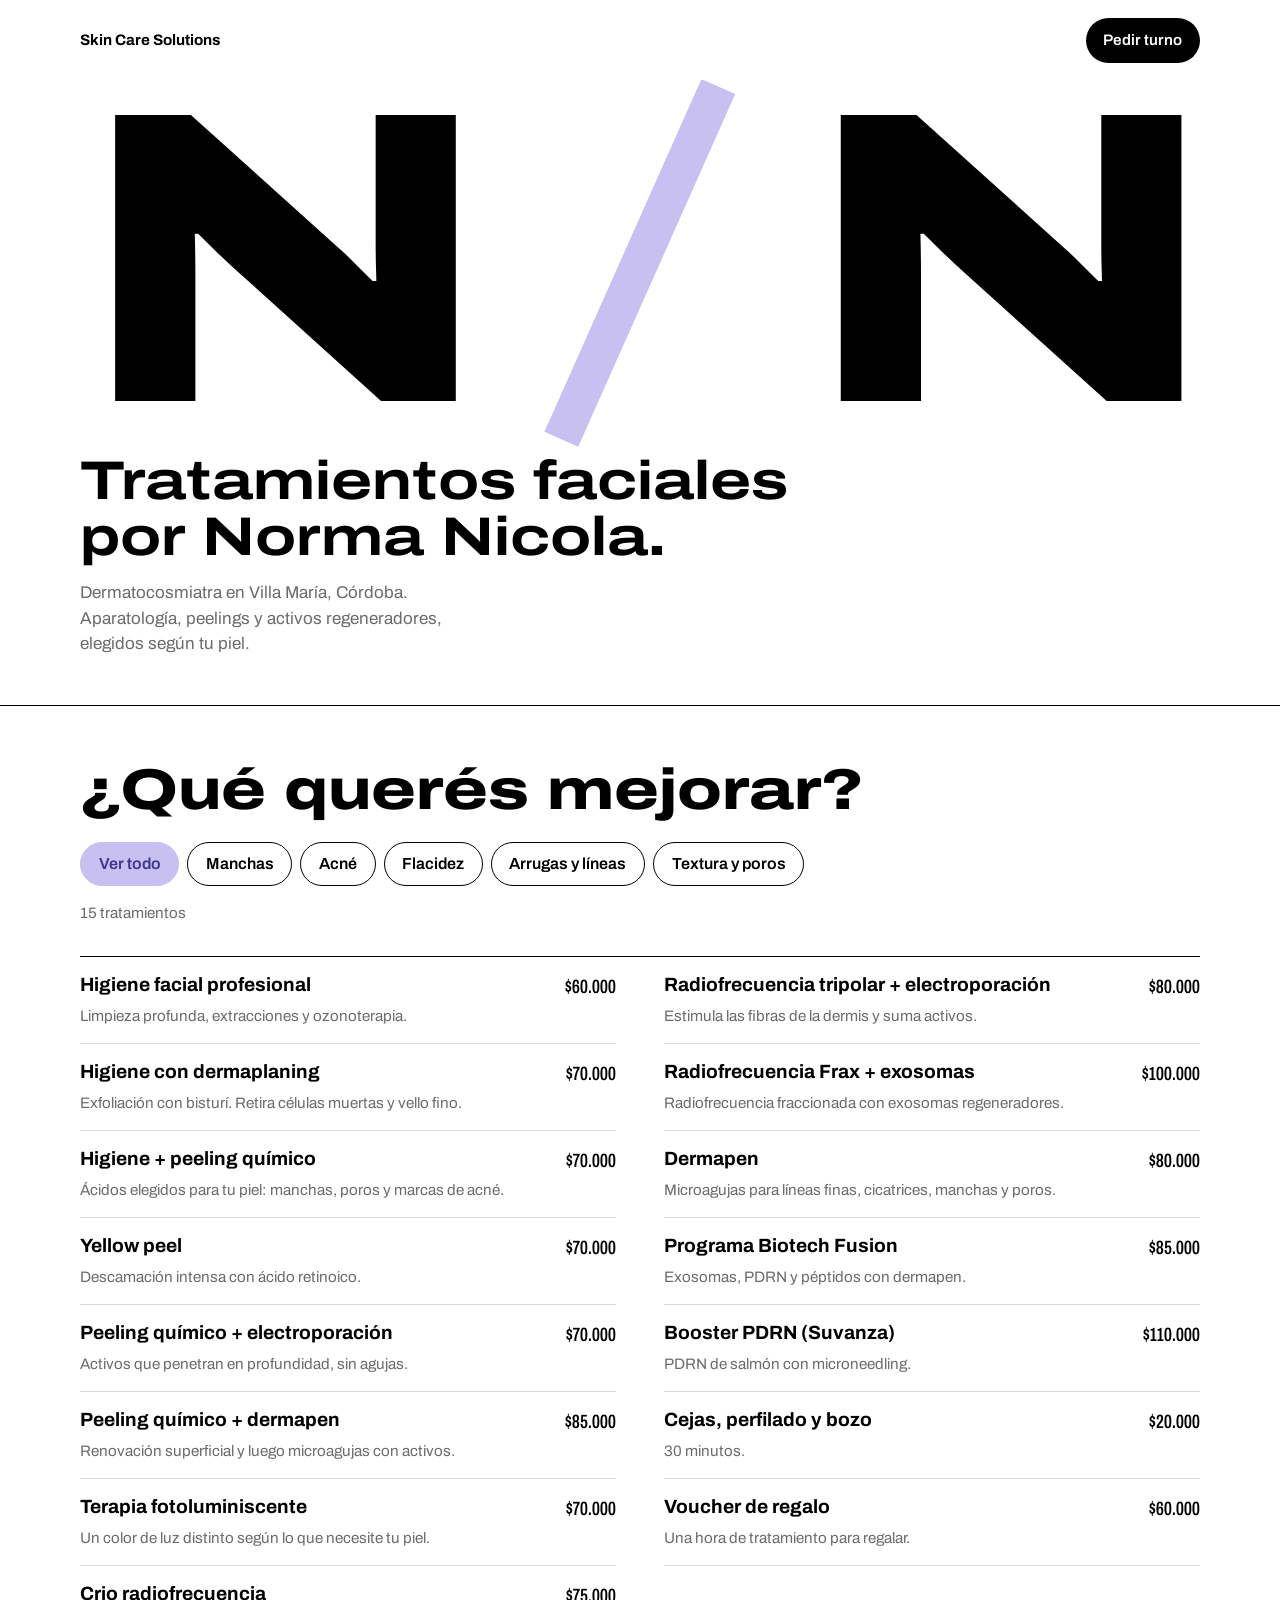
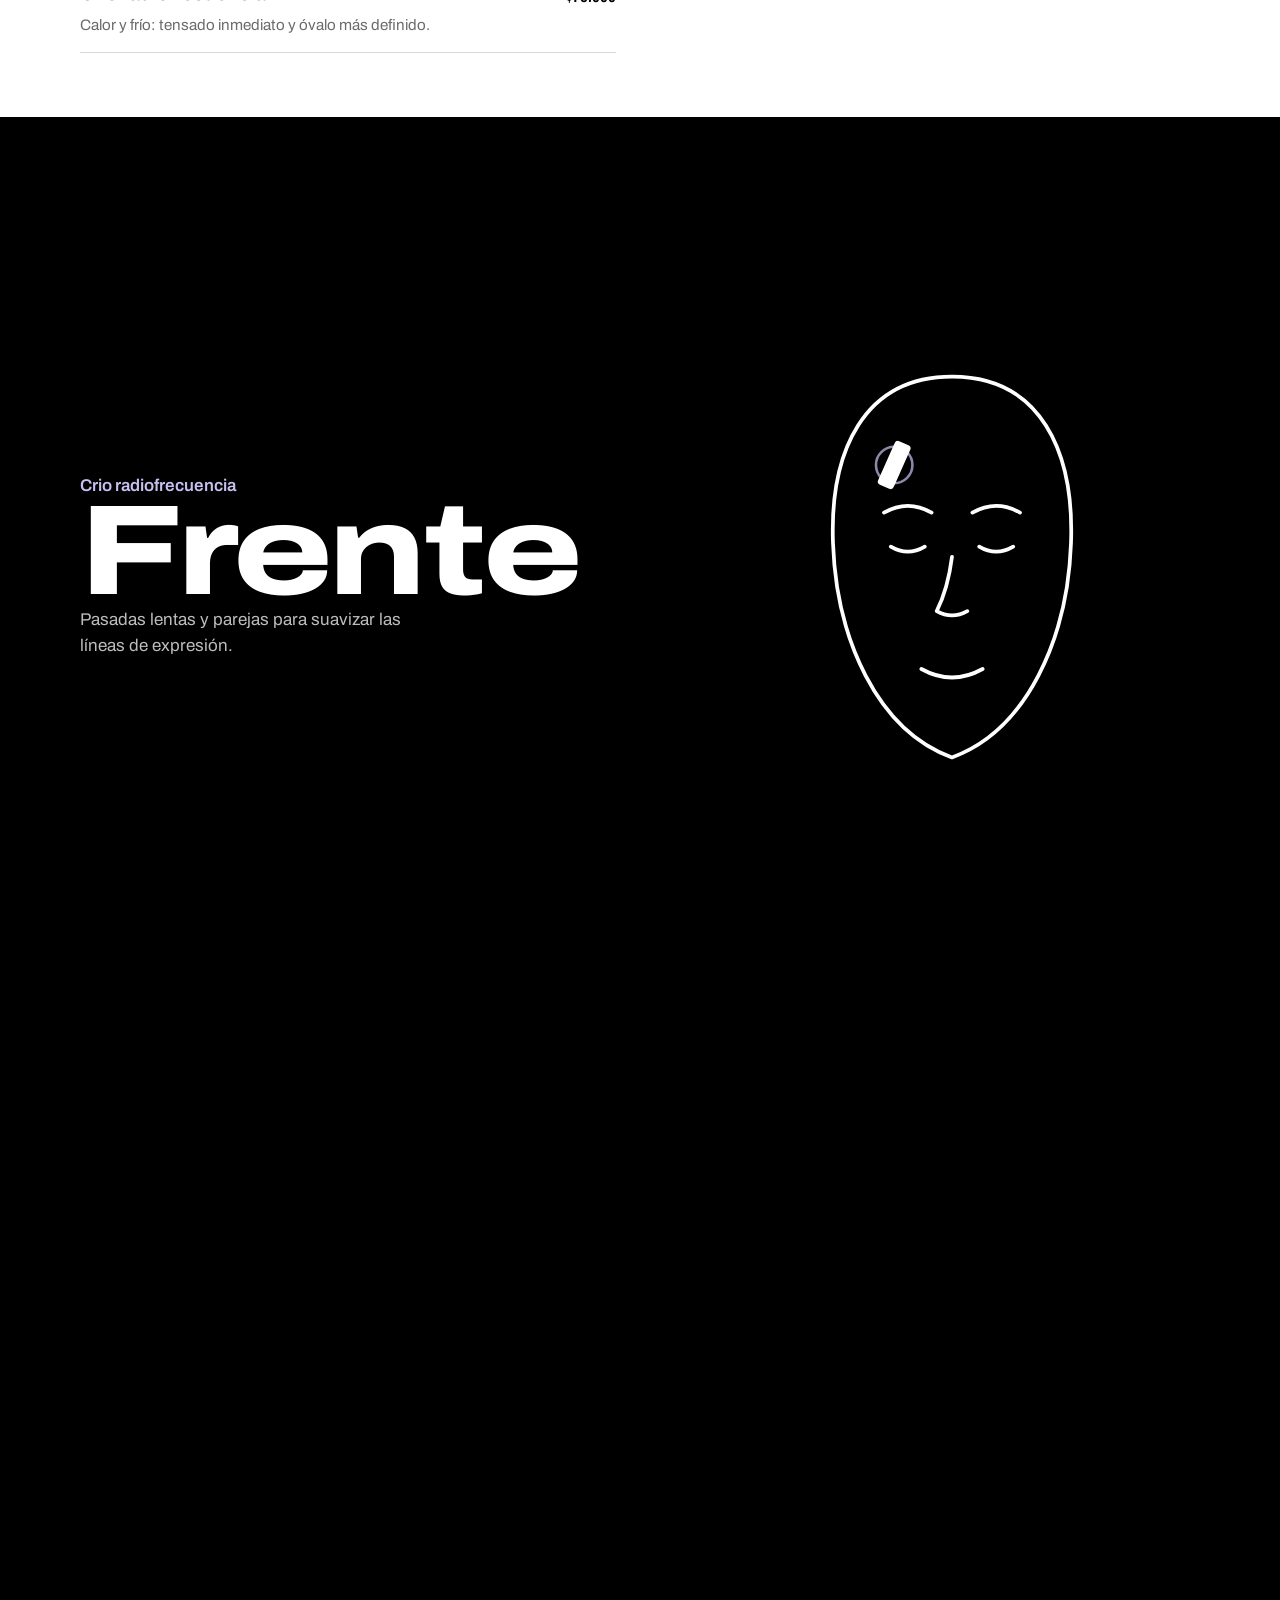
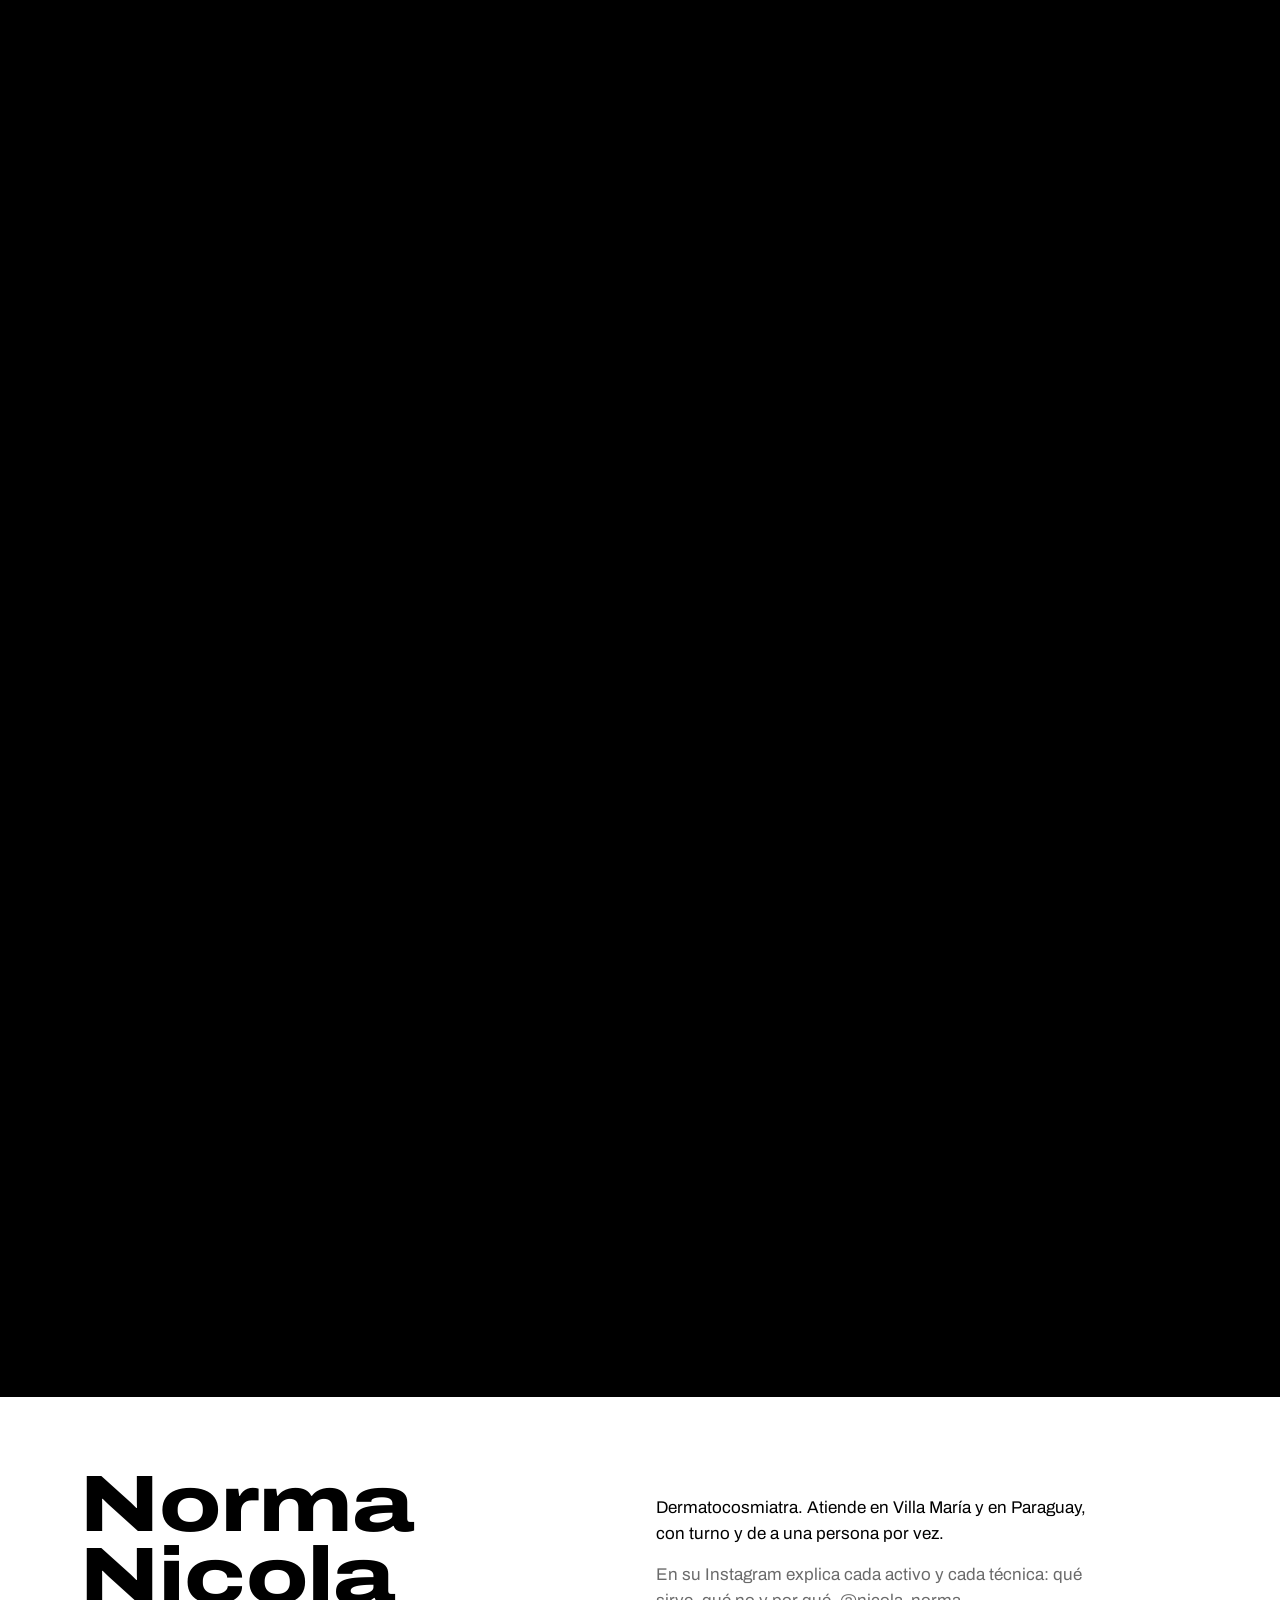
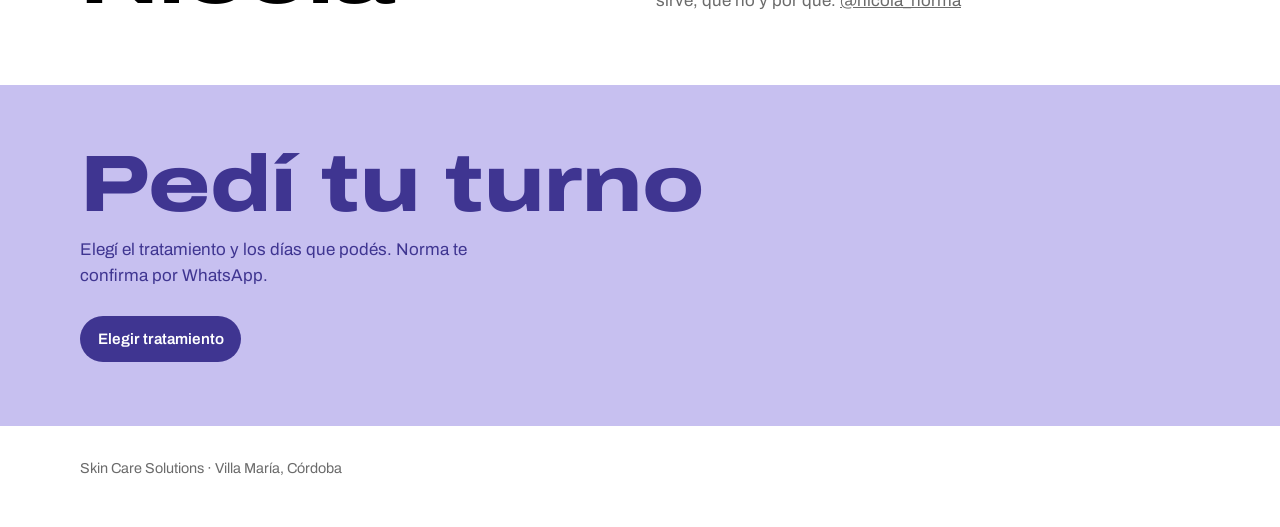
<file: c-nn.html>
<!doctype html>
<html lang="es">
<head>
<meta charset="utf-8">
<meta name="robots" content="noindex, nofollow">
<meta name="viewport" content="width=device-width, initial-scale=1">
<title>Dirección C · N/N — Skin Care Solutions</title>
<link rel="preconnect" href="https://fonts.googleapis.com">
<link rel="preconnect" href="https://fonts.gstatic.com" crossorigin>
<link href="https://fonts.googleapis.com/css2?family=Archivo:wdth,wght@62..125,300..800&display=swap" rel="stylesheet">
<style>
  :root {
    --paper: #FFFFFF;
    --black: #000000;
    --grey: #6B6B6B;
    --rule: #DADADA;
    --lav: #C7C0F0;
    --lav-ink: #3F3591;
  }
  * { box-sizing: border-box; margin: 0; }
  body {
    font-family: "Archivo", system-ui, sans-serif; font-size: 1.0625rem; line-height: 1.5;
    font-variation-settings: "wdth" 100; color: var(--black); background: var(--paper);
  }
  a { color: inherit; }
  :focus-visible { outline: 3px solid var(--lav-ink); outline-offset: 2px; }
  .wide { font-variation-settings: "wdth" 125; }
  .narrow { font-variation-settings: "wdth" 62; }
  .wrap { width: min(100% - 2.5rem, 70rem); margin-inline: auto; }

  header .wrap { display: flex; justify-content: space-between; align-items: center; padding: 1.1rem 0; }
  .brand { font-weight: 700; text-decoration: none; font-size: .95rem; }
  .pill { padding: .7rem 1.1rem; border-radius: 999px; background: var(--black); color: var(--paper); text-decoration: none; font-weight: 600; font-size: .95rem; }

  /* Hero: el monograma como pieza gráfica */
  .hero { padding: 1rem 0 3rem; overflow: hidden; }
  .mono {
    position: relative; font-weight: 800; line-height: .8; letter-spacing: -.04em;
    font-size: clamp(9rem, 44vw, 26rem); display: flex; justify-content: space-between;
  }
  .mono .slash {
    position: absolute; left: 50%; top: -8%; width: .09em; height: 116%;
    background: var(--lav); transform: translateX(-50%) rotate(24deg); transform-origin: center;
    mix-blend-mode: multiply;
  }
  .hero h1 { margin-top: 1.5rem; font-size: clamp(1.9rem, 6.5vw, 3.4rem); line-height: 1.02; font-weight: 700; max-width: 18ch; }
  .hero p { margin-top: 1rem; max-width: 40ch; color: var(--grey); }

  /* Buscador por problema */
  .finder { padding: 3.5rem 0 4rem; border-top: 1px solid var(--black); }
  .finder h2 { font-size: clamp(2rem, 7vw, 3.6rem); line-height: .98; font-weight: 800; }
  .chips { display: flex; flex-wrap: wrap; gap: .5rem; margin-top: 1.5rem; }
  .chips button {
    font: 600 1rem/1 "Archivo", sans-serif; padding: .8rem 1.1rem; border-radius: 999px; cursor: pointer;
    border: 1.5px solid var(--black); background: var(--paper); color: var(--black);
  }
  .chips button[aria-pressed="true"] { background: var(--lav); border-color: var(--lav); color: var(--lav-ink); }
  .results { margin-top: 2rem; border-top: 1.5px solid var(--black); }
  .item { display: grid; grid-template-columns: 1fr auto; gap: .15rem 1rem; padding: 1rem 0; border-bottom: 1px solid var(--rule); }
  .item[hidden] { display: none; }
  .item b { font-size: 1.2rem; font-weight: 700; line-height: 1.2; }
  .item .pr { font-variation-settings: "wdth" 62; font-size: 1.2rem; font-weight: 600; }
  .item p { grid-column: 1 / -1; color: var(--grey); font-size: .95rem; max-width: 58ch; }
  .count { margin-top: 1rem; color: var(--grey); font-size: .95rem; }

  /* Scroll */
  .scrolly { background: var(--black); color: var(--paper); }
  .scrolly .track { height: 320vh; }
  .scrolly .stick { position: sticky; top: 0; height: 100vh; display: grid; align-content: center; overflow: hidden; }
  .scrolly .grid { display: grid; gap: 1rem; }
  .zone-name { font-weight: 800; font-size: clamp(3rem, 16vw, 8rem); line-height: .85; letter-spacing: -.03em; }
  .zone-text { color: #BDBDBD; max-width: 34ch; min-height: 3.2em; }
  .face { width: min(58vw, 280px); justify-self: center; }
  .face .ln { fill: none; stroke: var(--paper); stroke-width: 2.2; stroke-linecap: round; stroke-linejoin: round; }
  .face .trail { fill: none; stroke: var(--lav); stroke-width: 7; stroke-linecap: round; opacity: .85; }
  .face .wave { fill: none; stroke: var(--lav); stroke-width: 1.5; }
  .scrolly .head-label { color: var(--lav); font-weight: 600; }

  /* Norma */
  .about { padding: 4.5rem 0; }
  .about .wrap { display: grid; gap: 2rem; }
  .about h2 { font-size: clamp(2.4rem, 10vw, 5rem); line-height: .9; font-weight: 800; }
  .about p { max-width: 46ch; }
  .about .muted { color: var(--grey); margin-top: 1rem; }

  .book { background: var(--lav); color: var(--lav-ink); padding: 4rem 0; }
  .book h2 { font-size: clamp(2.4rem, 10vw, 5rem); line-height: .9; font-weight: 800; }
  .book p { margin-top: 1rem; max-width: 40ch; }
  .book .pill { display: inline-block; margin-top: 1.75rem; background: var(--lav-ink); }
  footer { padding: 2rem 0 3rem; font-size: .9rem; color: var(--grey); }

  @media (min-width: 860px) {
    .scrolly .grid { grid-template-columns: 1.1fr .9fr; align-items: center; }
    .face { width: 340px; }
    .about .wrap { grid-template-columns: 1fr 1fr; align-items: end; }
    .results { columns: 2; column-gap: 3rem; }
    .item { break-inside: avoid; }
  }
  @media (prefers-reduced-motion: reduce) { * { transition: none !important; } }
</style>
</head>
<body>

<header>
  <div class="wrap">
    <a class="brand" href="#">Skin Care Solutions</a>
    <a class="pill" href="#turnos">Pedir turno</a>
  </div>
</header>

<main>
  <section class="hero">
    <div class="wrap">
      <div class="mono wide" aria-hidden="true"><span>N</span><span class="slash"></span><span>N</span></div>
      <h1 class="wide">Tratamientos faciales por Norma Nicola.</h1>
      <p>Dermatocosmiatra en Villa María, Córdoba. Aparatología, peelings y activos regeneradores, elegidos según tu piel.</p>
    </div>
  </section>

  <section class="finder" id="tratamientos">
    <div class="wrap">
      <h2 class="wide">¿Qué querés mejorar?</h2>
      <div class="chips" role="group" aria-label="Filtrar por lo que querés mejorar">
        <button aria-pressed="true" data-f="todo">Ver todo</button>
        <button aria-pressed="false" data-f="manchas">Manchas</button>
        <button aria-pressed="false" data-f="acne">Acné</button>
        <button aria-pressed="false" data-f="flacidez">Flacidez</button>
        <button aria-pressed="false" data-f="arrugas">Arrugas y líneas</button>
        <button aria-pressed="false" data-f="textura">Textura y poros</button>
      </div>
      <p class="count" id="count" aria-live="polite"></p>
      <div class="results">
        <div class="item" data-t="acne textura"><b>Higiene facial profesional</b><span class="pr">$60.000</span><p>Limpieza profunda, extracciones y ozonoterapia.</p></div>
        <div class="item" data-t="textura"><b>Higiene con dermaplaning</b><span class="pr">$70.000</span><p>Exfoliación con bisturí. Retira células muertas y vello fino.</p></div>
        <div class="item" data-t="manchas acne textura"><b>Higiene + peeling químico</b><span class="pr">$70.000</span><p>Ácidos elegidos para tu piel: manchas, poros y marcas de acné.</p></div>
        <div class="item" data-t="manchas"><b>Yellow peel</b><span class="pr">$70.000</span><p>Descamación intensa con ácido retinoico.</p></div>
        <div class="item" data-t="manchas acne"><b>Peeling químico + electroporación</b><span class="pr">$70.000</span><p>Activos que penetran en profundidad, sin agujas.</p></div>
        <div class="item" data-t="manchas arrugas"><b>Peeling químico + dermapen</b><span class="pr">$85.000</span><p>Renovación superficial y luego microagujas con activos.</p></div>
        <div class="item" data-t="manchas acne"><b>Terapia fotoluminiscente</b><span class="pr">$70.000</span><p>Un color de luz distinto según lo que necesite tu piel.</p></div>
        <div class="item" data-t="flacidez"><b>Crio radiofrecuencia</b><span class="pr">$75.000</span><p>Calor y frío: tensado inmediato y óvalo más definido.</p></div>
        <div class="item" data-t="flacidez"><b>Radiofrecuencia tripolar + electroporación</b><span class="pr">$80.000</span><p>Estimula las fibras de la dermis y suma activos.</p></div>
        <div class="item" data-t="flacidez arrugas"><b>Radiofrecuencia Frax + exosomas</b><span class="pr">$100.000</span><p>Radiofrecuencia fraccionada con exosomas regeneradores.</p></div>
        <div class="item" data-t="arrugas manchas textura"><b>Dermapen</b><span class="pr">$80.000</span><p>Microagujas para líneas finas, cicatrices, manchas y poros.</p></div>
        <div class="item" data-t="arrugas flacidez"><b>Programa Biotech Fusion</b><span class="pr">$85.000</span><p>Exosomas, PDRN y péptidos con dermapen.</p></div>
        <div class="item" data-t="arrugas textura"><b>Booster PDRN (Suvanza)</b><span class="pr">$110.000</span><p>PDRN de salmón con microneedling.</p></div>
        <div class="item" data-t=""><b>Cejas, perfilado y bozo</b><span class="pr">$20.000</span><p>30 minutos.</p></div>
        <div class="item" data-t=""><b>Voucher de regalo</b><span class="pr">$60.000</span><p>Una hora de tratamiento para regalar.</p></div>
      </div>
    </div>
  </section>

  <section class="scrolly" aria-label="Recorrido de la crio radiofrecuencia">
    <div class="track">
      <div class="stick">
        <div class="wrap grid">
          <div>
            <p class="head-label">Crio radiofrecuencia</p>
            <div class="zone-name wide" id="cName">Frente</div>
            <p class="zone-text" id="cText"></p>
          </div>
          <svg class="face" viewBox="0 0 200 260" role="img" aria-label="Cabezal recorriendo el rostro">
            <path class="ln" d="M100 18C152 18 172 62 170 116C168 172 144 226 100 242C56 226 32 172 30 116C28 62 48 18 100 18Z"/>
            <path class="ln" d="M60 98q14-8 28 0M112 98q14-8 28 0M64 118q10 6 20 0M116 118q10 6 20 0M100 124c-2 16-6 26-9 32q9 5 18 0M82 190q18 10 36 0"/>
            <path id="cPath" d="M66 70C88 54 118 54 136 70C156 96 154 128 140 150C128 176 116 204 100 216" fill="none"/>
            <path id="cTrail" class="trail" d="M66 70C88 54 118 54 136 70C156 96 154 128 140 150C128 176 116 204 100 216"/>
            <g id="cHead">
              <circle class="wave" r="10"><animate attributeName="r" values="9;24" dur="1.6s" repeatCount="indefinite"/><animate attributeName="opacity" values=".8;0" dur="1.6s" repeatCount="indefinite"/></circle>
              <rect x="-5" y="-14" width="10" height="28" rx="2" fill="var(--paper)" transform="rotate(24)"/>
            </g>
          </svg>
        </div>
      </div>
    </div>
  </section>

  <section class="about">
    <div class="wrap">
      <h2 class="wide">Norma Nicola</h2>
      <div>
        <p>Dermatocosmiatra. Atiende en Villa María y en Paraguay, con turno y de a una persona por vez.</p>
        <p class="muted">En su Instagram explica cada activo y cada técnica: qué sirve, qué no y por qué. <a href="https://www.instagram.com/nicola_norma/">@nicola_norma</a></p>
      </div>
    </div>
  </section>

  <section class="book" id="turnos">
    <div class="wrap">
      <h2 class="wide">Pedí tu turno</h2>
      <p>Elegí el tratamiento y los días que podés. Norma te confirma por WhatsApp.</p>
      <a class="pill" href="#">Elegir tratamiento</a>
    </div>
  </section>
</main>

<footer><div class="wrap">Skin Care Solutions · Villa María, Córdoba</div></footer>

<script>
  // Buscador por problema
  const buttons = document.querySelectorAll('.chips button');
  const items = document.querySelectorAll('.item');
  const count = document.getElementById('count');
  function filter(f) {
    let n = 0;
    items.forEach(it => {
      const show = f === 'todo' || it.dataset.t.split(' ').includes(f);
      it.hidden = !show; if (show) n++;
    });
    count.textContent = f === 'todo' ? `${n} tratamientos` : `${n} tratamientos para esto`;
  }
  buttons.forEach(b => b.addEventListener('click', () => {
    buttons.forEach(x => x.setAttribute('aria-pressed', x === b));
    filter(b.dataset.f);
  }));
  filter('todo');

  // Scroll
  const zones = [
    ['Frente', 'Pasadas lentas y parejas para suavizar las líneas de expresión.'],
    ['Pómulo', 'El calor llega a la dermis y activa colágeno y elastina.'],
    ['Mentón', 'El frío cierra con un choque térmico: el óvalo se ve más definido.'],
  ];
  const track = document.querySelector('.scrolly .track');
  const path = document.getElementById('cPath');
  const trail = document.getElementById('cTrail');
  const head = document.getElementById('cHead');
  const nameEl = document.getElementById('cName');
  const textEl = document.getElementById('cText');
  const len = path.getTotalLength();
  trail.style.strokeDasharray = len;
  let last = -1;
  function update() {
    const r = track.getBoundingClientRect();
    const p = Math.min(1, Math.max(0, -r.top / (r.height - innerHeight)));
    const pt = path.getPointAtLength(p * len);
    head.setAttribute('transform', `translate(${pt.x} ${pt.y})`);
    trail.style.strokeDashoffset = len * (1 - p);
    const z = pt.y < 112 ? 0 : pt.y < 180 ? 1 : 2; // zona según dónde está el cabezal
    if (z !== last) { nameEl.textContent = zones[z][0]; textEl.textContent = zones[z][1]; last = z; }
  }
  addEventListener('scroll', update, { passive: true }); update();
</script>
</body>
</html>
</file>
<file: landing/assets/landing-BND9xAZt.css>
:root{--magnolia:#f6f1f0;--petalo:#e9d6d2;--petalo-hondo:#d7c4bf;--piedra:#8b7f79;--texto-suave:#5a4f4b;--carbon:#2b2523;--oliva:#6f7659;--linea:#d6c8c3;--serif:"Libre Caslon Display", Georgia, serif;--sans:"Karla", system-ui, sans-serif}*{box-sizing:border-box;margin:0}html{scroll-behavior:smooth;-webkit-text-size-adjust:100%}@media (prefers-reduced-motion:reduce){html{scroll-behavior:auto}}body{font-family:var(--sans);color:var(--carbon);background:var(--magnolia);-webkit-font-smoothing:antialiased;font-size:1.0625rem;line-height:1.6}a{color:inherit}img{max-width:100%;display:block}:focus-visible{outline:2px solid var(--oliva);outline-offset:3px}.serif{font-family:var(--serif);font-weight:400}.contenedor{width:min(100% - 2.5rem,64rem);margin-inline:auto}.boton{background:var(--carbon);color:var(--magnolia);text-align:center;border-radius:999px;padding:1rem 1.6rem;font-weight:500;text-decoration:none;display:inline-block}.boton.claro{background:var(--magnolia);color:var(--carbon)}.enlace{text-underline-offset:.3em;font-weight:500;text-decoration-thickness:1px}.arco{background:radial-gradient(60% 40% at 30% 30%, #fff8 0, transparent 70%), linear-gradient(170deg, var(--petalo), var(--petalo-hondo) 70%, #c9b5af);border-radius:999px 999px 0 0;overflow:hidden}.arco img{object-fit:cover;object-position:50% 20%;width:100%;height:100%}.arco-reservado{height:100%;color:var(--piedra);place-items:end center;padding-bottom:1.25rem;font-size:.85rem;display:grid}.encabezado{padding:1.4rem 0}.encabezado-fila{justify-content:space-between;align-items:center;gap:1rem;display:flex}.marca{align-items:center;gap:.6rem;font-size:1.35rem;text-decoration:none;display:flex}.marca .logo{width:1.9rem;height:1.9rem;color:var(--carbon)}.encabezado nav{gap:1.25rem;font-weight:500;display:flex}.encabezado nav a{text-underline-offset:.3em;text-decoration-thickness:1px}.encabezado nav a:first-child{display:none}.portada{padding:1.5rem 0 4.5rem}.portada-grilla{gap:2.5rem;display:grid}.portada h1{letter-spacing:-.01em;font-size:clamp(2.7rem,12vw,5.4rem);line-height:.98}.portada-bajada{max-width:34ch;color:var(--texto-suave);margin-top:1.25rem;font-size:1.15rem}.portada-acciones{flex-wrap:wrap;align-items:center;gap:1rem 1.5rem;margin-top:2rem;display:flex}.portada-arco{aspect-ratio:3/4;justify-self:center;width:min(100%,26rem);max-height:62vh}.cita{background:var(--petalo);padding:5rem 0}.cita blockquote{max-width:17ch;font-size:clamp(2rem,7.5vw,3.6rem);line-height:1.08}.cita figcaption{color:var(--texto-suave);max-width:42ch;margin-top:1.5rem}.recorrido-pista{height:340vh}.recorrido-fijo{align-content:center;height:100svh;display:grid;position:sticky;top:0}.recorrido-grilla{text-align:center;justify-items:center;gap:.5rem;display:grid}.recorrido-rostro{width:min(72vw,40vh,320px);overflow:visible}.recorrido-estela{fill:none;stroke:#e4a597;stroke-width:12px;stroke-linecap:round;opacity:.3}.recorrido-antetitulo{color:var(--oliva);font-weight:500}.recorrido-etapa{width:min(100%,30rem);margin:.25rem 0 1rem;display:grid}.recorrido-etapa>*{grid-area:1/1}.recorrido-etapa h3{font-size:2rem;line-height:1.1}.recorrido-etapa p{color:var(--texto-suave);margin-top:.4rem}.recorrido-progreso{color:var(--piedra);justify-content:center;gap:.5rem;padding:0;font-size:.85rem;list-style:none;display:flex}.recorrido-progreso li{border-top:2px solid var(--linea);flex:1;max-width:8rem;padding-top:.45rem;transition:border-color .4s,color .4s}.recorrido-progreso li.hecho{border-color:var(--oliva);color:var(--carbon)}.tratamientos{padding:5rem 0}.tratamientos h2,.sobre h2,.turnos h2{font-size:clamp(2.3rem,8vw,3.6rem);line-height:1}.tratamientos-intro{max-width:46ch;color:var(--texto-suave);margin-top:1rem}.filtros{scrollbar-width:none;gap:.5rem;margin:2rem -1.25rem 0;padding:0 1.25rem .25rem;display:flex;overflow-x:auto}.filtros::-webkit-scrollbar{display:none}.filtros button{font:500 .95rem/1 var(--sans);cursor:pointer;border:1px solid var(--linea);color:var(--carbon);background:0 0;border-radius:999px;flex:none;padding:.75rem 1.1rem}.filtros button[aria-pressed=true]{background:var(--carbon);border-color:var(--carbon);color:var(--magnolia)}.lista{border-top:1px solid var(--linea);margin-top:1.5rem}.lista-item{border-bottom:1px solid var(--linea)}.lista-item h3{font:inherit}.lista-boton{width:100%;color:inherit;font:inherit;text-align:left;cursor:pointer;background:0 0;border:0;grid-template-columns:1fr auto auto;align-items:baseline;gap:1rem;padding:1.2rem 0;display:grid}.lista-nombre{font-size:1.45rem;line-height:1.15;transition:color .3s}.lista-precio{color:var(--piedra);white-space:nowrap;font-variant-numeric:tabular-nums}.lista-signo{align-self:center;width:.8rem;height:.8rem;transition:transform .45s cubic-bezier(.22,1,.36,1);position:relative}.lista-signo:before,.lista-signo:after{content:"";background:currentColor;height:1px;position:absolute;inset:50% 0 auto}.lista-signo:after{transform:rotate(90deg)}.lista-item.abierto .lista-nombre{color:var(--oliva)}.lista-item.abierto .lista-signo{transform:rotate(135deg)}.lista-panel{overflow:hidden}.lista-detalle{max-width:58ch;color:var(--texto-suave);padding-bottom:1.75rem}.lista-detalle.con-foto{gap:1.25rem;max-width:none;display:grid}.lista-foto{aspect-ratio:16/10;background:var(--petalo);border-radius:12rem 12rem 14px 14px;overflow:hidden}.lista-foto img{object-fit:cover;width:100%;height:100%}.lista-texto{flex-direction:column;display:flex}.lista-pasos{gap:.15rem;margin-top:1rem;padding-left:1.3rem;font-size:.97rem;display:grid}.lista-pasos li::marker{color:var(--piedra);font-variant-numeric:tabular-nums}.lista-para{color:var(--oliva);margin-top:1rem;font-weight:500}.lista-pie{color:var(--piedra);flex-wrap:wrap;align-items:center;gap:.75rem 1.25rem;margin-top:1.25rem;padding-top:1rem;display:flex}.boton.chico{padding:.7rem 1.2rem;font-size:.95rem}.sobre{background:var(--carbon);color:var(--magnolia);padding:5rem 0}.sobre-grilla{gap:2.5rem;display:grid}.sobre-foto{width:min(100% - 1rem,24rem);position:relative}.sobre-foto:before{content:"";border:1px solid var(--petalo);border-radius:4px;position:absolute;inset:1rem -1rem -1rem 1rem}.sobre-foto img{aspect-ratio:4/5;object-fit:cover;object-position:50% 30%;border-radius:4px;width:100%;height:auto;max-height:62vh;position:relative}.sobre p{color:#d8cdca;max-width:46ch;margin-top:1rem}.pilares{gap:1.4rem;margin-top:2rem;display:grid}.pilares dt{color:var(--petalo);font-size:1.35rem}.pilares dd{color:#d8cdca;margin:.2rem 0 0}.voucher{padding:3rem 0 0}.voucher-caja{background:var(--oliva);color:var(--magnolia);text-align:center;border-radius:200px 200px 24px 24px;justify-items:center;gap:1.5rem;padding:4.5rem 1.75rem 2.5rem;display:grid}.voucher h2{max-width:16ch;margin-inline:auto;font-size:clamp(1.9rem,7vw,2.8rem);line-height:1.05}.voucher p{margin-top:.75rem;color:#edebe1;max-width:38ch;margin-inline:auto}.turnos{text-align:center;padding:5rem 0 4rem}.turnos p{max-width:38ch;color:var(--texto-suave);margin:1rem auto 2rem}.pie{border-top:1px solid var(--linea);color:var(--piedra);padding:2.5rem 0 7rem;font-size:.95rem}.pie-fila{gap:.5rem;display:grid}.pie-logo{width:6.5rem;color:var(--piedra);margin-bottom:.5rem}.pie a{margin-right:1.25rem}.barra-turno{padding:.75rem 1.25rem calc(.75rem + env(safe-area-inset-bottom));transition:transform .35s;position:fixed;inset:auto 0 0;transform:translateY(110%)}.barra-turno.visible{transform:none}.barra-turno .boton{box-shadow:0 0 0 1px var(--magnolia), 0 6px 20px #2b252333;display:block}@media (prefers-reduced-motion:reduce){.barra-turno{transition:none}}@media (width>=860px){.encabezado nav a:first-child{display:inline}.portada{padding-top:2.5rem}.portada-grilla{grid-template-columns:1.2fr .8fr;align-items:center}.portada-arco{max-height:none}.recorrido-grilla{text-align:left;grid-template-columns:1fr 1fr;place-items:center start}.recorrido-rostro{justify-self:center;width:min(360px,70vh)}.recorrido-progreso{justify-content:flex-start}.lista-detalle.con-foto{grid-template-columns:14rem minmax(0,58ch);gap:2.25rem}.lista-foto{aspect-ratio:1;border-radius:7rem 7rem 14px 14px;align-self:start}.lista-pasos{columns:2;column-gap:2.5rem;display:block}.lista-pasos li{break-inside:avoid;padding-bottom:.15rem}.lista-pie{margin-top:auto}.filtros{flex-wrap:wrap;margin-inline:0;padding-inline:0}.sobre-grilla{grid-template-columns:.8fr 1.2fr;align-items:center}.sobre-foto img{max-height:none}.voucher-caja{text-align:left;border-radius:24px;grid-template-columns:1fr auto;place-items:center start;padding:2.5rem 3rem}.voucher h2,.voucher p{margin-inline:0}.pie{padding-bottom:3rem}.barra-turno{display:none}}
</file>
<file: landing/assets/panel-B0sw249Y.css>
:root{--magnolia:#f6f1f0;--papel:#fbf8f7;--petalo:#e9d6d2;--petalo-hondo:#d7c4bf;--piedra:#8b7f79;--texto-suave:#5a4f4b;--carbon:#2b2523;--oliva:#6f7659;--oliva-claro:#e3e6d8;--vino:#9a4b45;--vino-claro:#f3dedb;--linea:#d6c8c3;--serif:"Libre Caslon Display", Georgia, serif;--sans:"Karla", system-ui, sans-serif;--barra:calc(4.25rem + env(safe-area-inset-bottom))}*{box-sizing:border-box;margin:0}html{-webkit-text-size-adjust:100%}body{font-family:var(--sans);color:var(--carbon);background:var(--magnolia);-webkit-font-smoothing:antialiased;font-size:1.0625rem;line-height:1.5}body.sin-scroll{overflow:hidden}button,input,select,textarea{font:inherit;color:inherit}button{cursor:pointer;text-align:inherit;background:0 0;border:0;padding:0}button:disabled{opacity:.55;cursor:default}a{color:inherit}:focus-visible{outline:2px solid var(--oliva);outline-offset:2px}.serif{font-family:var(--serif);font-weight:400}.tenue{color:var(--texto-suave);font-size:.92rem}.oculto{clip-path:inset(50%);width:1px;height:1px;position:absolute;overflow:hidden}.error{color:var(--vino);font-weight:500}.vacio{color:var(--texto-suave);padding:2rem 0}.boton{border:1px solid var(--carbon);background:var(--carbon);min-height:3rem;color:var(--magnolia);text-align:center;border-radius:999px;justify-content:center;align-items:center;padding:.75rem 1.4rem;font-weight:500;text-decoration:none;display:inline-flex}.boton.claro{color:var(--carbon);border-color:var(--linea);background:0 0}.boton.peligro{color:var(--vino);border-color:#e2c3bf}.boton.chico{min-height:2.5rem;padding:.45rem 1rem;font-size:.95rem}.enlace{text-underline-offset:.25em;align-self:flex-start;padding:.35rem 0;font-weight:500;text-decoration:underline;text-decoration-thickness:1px}.cerrar{width:2.5rem;height:2.5rem;color:var(--texto-suave);border-radius:50%;flex:none;place-items:center;font-size:1.6rem;line-height:1;display:grid}.fila-botones{flex-wrap:wrap;align-items:center;gap:.6rem 1.1rem;display:flex}.formulario{flex-direction:column;gap:1rem;display:flex}.formulario.anidado{background:var(--papel);border-radius:10px;padding:1rem}label{flex-direction:column;gap:.3rem;font-size:.95rem;font-weight:500;display:flex}input,select,textarea{border:1px solid var(--linea);background:#fff;border-radius:8px;width:100%;min-height:3rem;padding:.6rem .8rem;font-size:1rem;font-weight:400}textarea{resize:vertical;min-height:0}fieldset{border:0;flex-direction:column;gap:.7rem;min-width:0;padding:0;display:flex}legend{margin-bottom:.3rem;font-size:.95rem;font-weight:500}.dos{grid-template-columns:minmax(0,1fr) minmax(0,1fr);gap:.75rem;display:grid}.dos input{min-width:0}.franja{grid-template-columns:minmax(0,1fr) minmax(0,1fr) auto auto;align-items:center;gap:.5rem;display:grid}.franja select{grid-column:1/-1}.franja input[type=time]{min-width:0}.espera-franja{display:contents}.tilde{white-space:nowrap;flex-direction:row;align-items:center;gap:.4rem;font-size:.9rem;font-weight:400}.tilde input{width:1.2rem;height:1.2rem;min-height:0;accent-color:var(--oliva)}.aviso-linea{color:var(--vino);font-size:.92rem}.confirmacion-linea{color:var(--oliva);font-size:.92rem;font-weight:500}.ingreso{flex-direction:column;justify-content:center;gap:1.5rem;width:min(100% - 2.5rem,24rem);min-height:100svh;margin-inline:auto;display:flex}.ingreso-logo{width:3.5rem;height:3.5rem}.ingreso h1{font-size:2.2rem;line-height:1.05}.app-contenido{width:min(100% - 2rem,44rem);padding:1.25rem 0 calc(var(--barra) + 5.5rem);margin-inline:auto}.barra{z-index:20;height:var(--barra);padding-bottom:env(safe-area-inset-bottom);background:var(--papel);border-top:1px solid var(--linea);grid-template-columns:repeat(4,1fr);display:grid;position:fixed;inset:auto 0 0}.barra-item{color:var(--piedra);flex-direction:column;justify-content:center;align-items:center;gap:.15rem;font-size:.8rem;font-weight:500;display:flex}.barra-item svg{fill:none;stroke:currentColor;stroke-width:1.5px;stroke-linecap:round;stroke-linejoin:round;width:1.45rem;height:1.45rem}.barra-item[aria-current=page]{color:var(--carbon)}.barra-item[aria-current=page] svg{stroke-width:2px}.boton.nuevo{z-index:15;right:max(1rem,50vw - 22rem);bottom:calc(var(--barra) + 1rem);position:fixed;box-shadow:0 6px 18px -8px #2b252380}.confirmacion{z-index:40;left:1rem;right:1rem;bottom:calc(var(--barra) + 4.75rem);background:var(--oliva);color:#fff;border-radius:10px;width:fit-content;max-width:30rem;margin-inline:auto;padding:.7rem 1.1rem;font-weight:500;position:fixed}.seccion>h1,.agenda-cabeza h1{font-size:2rem;line-height:1.1}.seccion>h1{margin-bottom:.75rem}.seccion>.tenue{margin-bottom:1rem}.bloque{border-top:1px solid var(--linea);flex-direction:column;gap:.9rem;padding:1.5rem 0;display:flex}.seccion>.bloque:first-of-type{border-top:0}.bloque h2{font-size:1.2rem}.bloque h3{font-size:1rem}.agenda-cabeza{justify-content:space-between;align-items:flex-start;gap:1rem;display:flex}.agenda-cabeza h1{font-size:1.75rem}.agenda-cabeza h1:first-letter{text-transform:uppercase}.vistas{background:var(--petalo);border-radius:999px;flex:none;align-self:flex-start;padding:3px;display:inline-flex}.vistas button{color:var(--texto-suave);border-radius:999px;padding:.4rem .9rem;font-size:.9rem;font-weight:500}.vistas button[aria-pressed=true]{background:var(--papel);color:var(--carbon);box-shadow:0 1px 3px #2b25231f}.dias{grid-template-columns:2rem repeat(6,1fr) 2rem;gap:.25rem;margin:1rem 0 .25rem;display:grid}.flecha{color:var(--texto-suave);place-items:center;min-height:2.75rem;font-size:1.6rem;display:grid}.dia{color:var(--texto-suave);border-radius:10px;flex-direction:column;align-items:center;padding:.4rem 0;font-size:.8rem;display:flex}.dia strong{font-family:var(--serif);color:var(--carbon);font-size:1.35rem;font-weight:400;line-height:1.1}.dia.hoy span{color:var(--oliva);font-weight:700}.dia[aria-current=date]{background:var(--carbon);color:var(--petalo)}.dia[aria-current=date] strong{color:var(--magnolia)}.volver-hoy{font-size:.9rem}.dia-lista{flex-direction:column;min-height:50vh;margin-top:1rem;display:flex}.renglon{border-bottom:1px solid var(--linea);grid-template-columns:3.4rem 1fr auto;align-items:center;gap:.75rem;width:100%;min-height:3.6rem;padding:.6rem 0;display:grid}.renglon time{font-family:var(--serif);color:var(--texto-suave);font-size:1.15rem}.renglon-cuerpo{flex-direction:column;min-width:0;display:flex}.renglon-cuerpo span{color:var(--texto-suave);font-size:.92rem}.renglon-marcas{flex-direction:column;align-items:flex-end;gap:.25rem;display:flex}.renglon.turno .renglon-cuerpo{border-left:3px solid var(--petalo-hondo);padding-left:.75rem}.renglon.turno.confirmado .renglon-cuerpo{border-color:var(--oliva)}.renglon.turno.realizado,.renglon.turno.ausente{opacity:.7}.renglon.turno.cancelado_tarde{min-height:3rem;padding-block:.4rem}.renglon.turno.cancelado_tarde time{color:var(--vino);font-size:1rem;text-decoration:line-through}.renglon.turno.cancelado_tarde .renglon-cuerpo{background:var(--vino-claro);border:0;border-radius:8px;padding:.35rem .75rem}.renglon.turno.cancelado_tarde .renglon-cuerpo strong,.renglon.turno.cancelado_tarde .renglon-cuerpo span{color:var(--vino)}.renglon.libre{color:var(--oliva);min-height:3rem}.renglon.libre .renglon-cuerpo{font-weight:500}.renglon.libre.almuerzo{color:var(--piedra)}.renglon.libre.almuerzo .renglon-cuerpo{font-size:.92rem;font-weight:400}.mas{border:1px dashed;border-radius:50%;place-items:center;width:2rem;height:2rem;font-size:1.2rem;display:grid}.renglon.bloqueo{cursor:default}.renglon.bloqueo .renglon-cuerpo{color:var(--texto-suave);background:repeating-linear-gradient(135deg, var(--petalo) 0 6px, transparent 6px 12px);border-radius:8px;padding:.5rem .75rem}.renglon.guardado .renglon-cuerpo{background:var(--oliva-claro);border-radius:8px;padding:.5rem .75rem}.estado{background:var(--petalo);color:var(--texto-suave);white-space:nowrap;border-radius:999px;padding:.1rem .55rem;font-size:.78rem;font-weight:500;display:inline-block}.estado.confirmado,.estado.realizado{background:var(--oliva-claro);color:#4b513b}.estado.ausente,.estado.cancelado_tarde,.estado.debe{background:var(--vino-claro);color:var(--vino)}.titulo-fecha{text-align:left;align-items:flex-start;gap:.35rem;min-width:0;display:flex}.titulo-fecha .flechita{color:var(--piedra);font-size:1.1rem;line-height:1.4}.titulo-fecha:hover .flechita{color:var(--carbon)}.navegar{justify-content:space-between;align-items:center;margin:.75rem 0 .25rem;display:flex}.navegar .flecha{width:2.75rem}.grilla{--hora:3.4rem;margin-top:.75rem;overflow-x:clip}.grilla-cabeza,.grilla-cuerpo{grid-template-columns:2rem repeat(var(--columnas), minmax(0, 1fr));display:grid}.grilla-cabeza{z-index:3;background:var(--magnolia);padding-bottom:.35rem;position:sticky;top:0}.grilla-dia{color:var(--texto-suave);border-radius:10px;flex-direction:column;align-items:center;padding:.3rem 0;font-size:.8rem;display:flex}.grilla-dia strong{font-family:var(--serif);color:var(--carbon);font-size:1.3rem;font-weight:400;line-height:1.1}.grilla-dia.hoy span{color:var(--oliva);font-weight:700}.grilla-dia.hoy strong{color:var(--oliva)}.grilla-dia:hover{background:var(--petalo)}.grilla-cuerpo,.grilla-horas{position:relative}.grilla-horas time{color:var(--piedra);font-size:.75rem;position:absolute;right:.4rem;transform:translateY(-.55em)}.grilla-horas time:first-child{transform:none}.grilla-columna{border-left:1px solid var(--linea);background:#efe7e5 repeating-linear-gradient(135deg,#0000 0 6px,#d6c8c359 6px 7px);position:relative}.grilla-columna:before{content:"";z-index:1;pointer-events:none;background:repeating-linear-gradient(to bottom, transparent 0 calc(var(--hora) - 1px), var(--linea) calc(var(--hora) - 1px) var(--hora));position:absolute;inset:0}.grilla-abierto{background:var(--papel);position:absolute;left:0;right:0}.grilla-abierto.almuerzo{background:#f8f2f0}.grilla-libre{z-index:2;color:var(--oliva);justify-content:flex-start;align-items:flex-start;padding:.2rem .35rem;font-size:1.1rem;line-height:1;display:flex;position:absolute;left:0;right:0}.grilla-libre span{opacity:.45}.grilla-libre:hover{background:var(--oliva-claro)}.grilla-libre:hover span,.grilla-libre:focus-visible span{opacity:1}.grilla-bloqueo,.grilla-guardado{z-index:2;border-radius:6px;padding:.25rem .35rem;font-size:.72rem;line-height:1.2;position:absolute;left:2px;right:2px;overflow:hidden}.grilla-bloqueo{color:var(--texto-suave);background:#e4dad7}.grilla-guardado{text-align:left;color:var(--oliva);background:repeating-linear-gradient(135deg, var(--oliva-claro) 0 7px, #edefe6 7px 13px);border:1px dashed var(--oliva);font-weight:500}.grilla-turno{z-index:3;border:2px solid var(--magnolia);background:var(--petalo);border-left:4px solid var(--petalo-hondo);border-radius:8px;flex-direction:column;gap:0;padding:.2rem .35rem;font-size:.75rem;line-height:1.2;display:flex;position:absolute;overflow:hidden}.grilla-turno time{color:var(--texto-suave);font-size:.7rem;font-weight:700}.grilla-turno strong{white-space:nowrap;text-overflow:ellipsis;font-weight:700;overflow:hidden}.grilla-turno span{color:var(--texto-suave);white-space:nowrap;text-overflow:ellipsis;overflow:hidden}.grilla-turno:hover{filter:brightness(.97)}.grilla-turno.confirmado{background:var(--oliva-claro);border-left-color:var(--oliva)}.grilla-turno.realizado,.grilla-turno.ausente{opacity:.6}.grilla-turno.cancelado_tarde{background:var(--vino-claro);border-left-color:var(--vino)}.grilla-turno.cancelado_tarde strong,.grilla-turno.cancelado_tarde span{color:var(--vino)}.grilla-turno.cancelado_tarde time{color:var(--vino);text-decoration:line-through}.grilla-debe{background:var(--vino);border-radius:50%;width:.5rem;height:.5rem;position:absolute;top:.3rem;right:.3rem}.grilla-ahora{z-index:4;background:var(--vino);pointer-events:none;height:2px;position:absolute;left:0;right:0}.grilla-ahora:before{content:"";background:var(--vino);border-radius:50%;width:8px;height:8px;position:absolute;top:-3px;left:-4px}.mes{margin-top:.75rem;overflow-x:clip}.mes-ayuda{margin-top:.75rem}.calendario{grid-template-columns:repeat(7,minmax(0,1fr));gap:2px;display:grid}.calendario-inicial{text-align:center;color:var(--piedra);padding-bottom:.3rem;font-size:.75rem;font-weight:700}.calendario-dia{text-align:center;border-radius:10px;flex-direction:column;align-items:center;gap:.2rem;min-height:2.75rem;padding:.35rem 0;display:flex}.calendario-dia strong{font-family:var(--serif);font-size:1.15rem;font-weight:400;line-height:1.1}.calendario-dia:hover{background:var(--petalo)}.calendario-dia.fuera{color:var(--piedra);opacity:.55}.calendario-dia.hoy strong{color:var(--oliva);font-weight:700}.calendario-dia[aria-current=date]{background:var(--carbon);color:var(--magnolia)}.calendario-dia[aria-current=date] strong{color:var(--magnolia)}.calendario.con-marcas .calendario-dia{background:var(--papel);border-radius:8px;min-height:4.25rem}.calendario.con-marcas .calendario-dia:hover{background:var(--petalo)}.calendario.con-marcas .calendario-dia.bloqueado{background:var(--vino-claro)}.calendario.con-marcas .calendario-dia[aria-current=date]{background:var(--carbon)}.puntos{flex-wrap:wrap;justify-content:center;align-items:center;gap:3px;max-width:2.6rem;display:flex}.puntos i{background:var(--oliva);border-radius:50%;width:6px;height:6px}.calendario-dia[aria-current=date] .puntos i{background:var(--petalo)}.puntos small{font-size:.65rem;line-height:1}.elegir-fecha{flex-direction:column;gap:.75rem;display:flex}.elegir-fecha-mes{justify-content:space-between;align-items:center;display:flex}.elegir-fecha-mes strong{font-size:1.2rem}.elegir-fecha-mes strong:first-letter{text-transform:uppercase}.elegir-fecha-mes .flecha{width:2.75rem}.avisos{background:var(--petalo);border-radius:12px;margin-top:1rem;overflow:hidden}.avisos-barra{text-align:left;justify-content:space-between;align-items:center;width:100%;padding:.9rem 1.1rem;font-weight:500;display:flex}.avisos-barra .flechita{font-size:1.4rem;line-height:1;transition:transform .25s}.avisos-barra[aria-expanded=true] .flechita{transform:rotate(90deg)}.avisos-cuerpo{overflow:hidden}.avisos-ayuda{color:var(--texto-suave);padding:0 1.1rem .8rem;font-size:.9rem}.aviso{border-top:1px solid var(--petalo-hondo);flex-direction:column;gap:.6rem;padding:.9rem 1.1rem 1.1rem;display:flex}.aviso-dia{font-family:var(--serif);font-size:1.2rem;font-weight:400}.aviso-dia:first-letter{text-transform:uppercase}.liberado{flex-direction:column;gap:.45rem;display:flex}.liberado+.liberado{border-top:1px dashed var(--petalo-hondo);padding-top:.8rem}.aviso-hora{font-size:1.05rem;font-weight:600}@media (prefers-reduced-motion:reduce){.avisos-barra .flechita{transition:none}}.oferta{flex-direction:column;align-self:stretch;gap:.6rem;display:flex}.candidatas{counter-reset:c;flex-direction:column;gap:.4rem;padding:0;list-style:none;display:flex}.candidatas a{background:var(--papel);border:1px solid #0000;border-radius:8px;flex-direction:column;padding:.65rem .8rem;text-decoration:none;display:flex}.candidatas a:hover{border-color:var(--petalo-hondo)}.hoja-fondo{z-index:30;background:#2b252359;justify-content:center;align-items:flex-end;display:flex;position:fixed;inset:0}.hoja{background:var(--magnolia);width:min(100%,36rem);max-height:92svh;padding-bottom:env(safe-area-inset-bottom);border-radius:18px 18px 0 0;flex-direction:column;display:flex}.hoja-cabeza{justify-content:space-between;align-items:center;gap:1rem;padding:1rem 1rem .5rem 1.25rem;display:flex}.hoja-cabeza h2{font-size:1.45rem;line-height:1.15}.hoja-cuerpo{overscroll-behavior:contain;padding:.5rem 1.25rem 1.75rem;overflow-y:auto}.detalle{flex-direction:column;gap:1.25rem;display:flex}.ficha{flex-direction:column;display:flex}.ficha>div{border-bottom:1px solid var(--linea);grid-template-columns:6.5rem 1fr;gap:.75rem;padding:.55rem 0;display:grid}.ficha dt{color:var(--texto-suave);font-size:.92rem}.ficha dd{flex-direction:column;align-items:flex-start;gap:.15rem;display:flex}.acciones{flex-direction:column;gap:.6rem;display:flex}.confirmar{flex-direction:column;gap:.75rem;display:flex}.opcion{border:1px solid var(--linea);background:var(--papel);border-radius:10px;flex-direction:column;gap:.15rem;padding:.8rem 1rem;display:flex}.opcion span{color:var(--texto-suave);font-size:.92rem}.buscador{flex-direction:column;gap:.5rem;display:flex}.resultados{border:1px solid var(--linea);background:#fff;border-radius:8px;padding:0;list-style:none}.resultados li+li{border-top:1px solid var(--linea)}.resultados button{flex-direction:column;width:100%;padding:.6rem .8rem;display:flex}.elegida{background:var(--papel);border:1px solid var(--linea);border-radius:8px;justify-content:space-between;align-items:center;gap:1rem;padding:.7rem .9rem;display:flex}.elegida>div{flex-direction:column;display:flex}.fila-fecha{grid-template-columns:2.5rem 1fr 2.5rem;align-items:center;display:grid}.fecha-texto{align-items:center;font-weight:500;position:relative}.fecha-texto span:first-letter{text-transform:uppercase}.fecha-texto input{opacity:0;min-height:0;position:absolute;inset:0}.horas{grid-template-columns:repeat(auto-fill,minmax(4.6rem,1fr));gap:.5rem;display:grid}.hora{border:1px solid var(--linea);background:#fff;border-radius:8px;flex-direction:column;justify-content:center;align-items:center;min-height:3rem;font-weight:500;display:flex}.hora small{color:var(--piedra);font-size:.7rem;font-weight:400}.hora.almuerzo{background:var(--papel);border-style:dashed}.hora.guardado{background:var(--oliva-claro)}.hora[aria-checked=true]{background:var(--carbon);color:var(--magnolia);border-color:var(--carbon)}.hora[aria-checked=true] small{color:var(--petalo)}.buscar{margin-bottom:.75rem}.lista-simple{flex-direction:column;padding:0;list-style:none;display:flex}.lista-simple>li{border-bottom:1px solid var(--linea);justify-content:space-between;align-items:center;gap:.75rem;padding:.7rem 0;display:flex}.lista-simple>li>button{text-align:left;grid-template-rows:auto auto;grid-template-columns:1fr auto;column-gap:.75rem;width:100%;display:grid}.lista-simple>li>button .renglon-marcas{grid-area:1/2/3;justify-content:center}.lista-simple.espera>li>div{flex-direction:column;flex:1;align-items:flex-start;gap:.1rem;display:flex}.lista-simple.espera>li>.fila-botones{flex-direction:column;flex-shrink:0;align-items:flex-end;gap:.5rem}.deuda{flex-wrap:wrap}.bloque .lista-simple>li:last-child,.bloque .historial li:last-child{border-bottom:0}.historial{padding:0;list-style:none}.historial li{border-bottom:1px solid var(--linea);grid-template-columns:6.5rem minmax(0,1fr) auto;align-items:center;gap:.5rem;padding:.45rem 0;font-size:.95rem;display:grid}.horario-dia{flex-direction:column;gap:.5rem;padding:.5rem 0;display:flex}@media (width>=48rem){.grilla{--hora:3.75rem}.grilla-turno{font-size:.8rem}.hoja-fondo{align-items:center}.hoja{border-radius:18px;max-height:86vh}.acciones{flex-flow:wrap}.dia-lista{min-height:0}.barra{padding-inline:max(0px,50% - 22rem)}}
</file>
